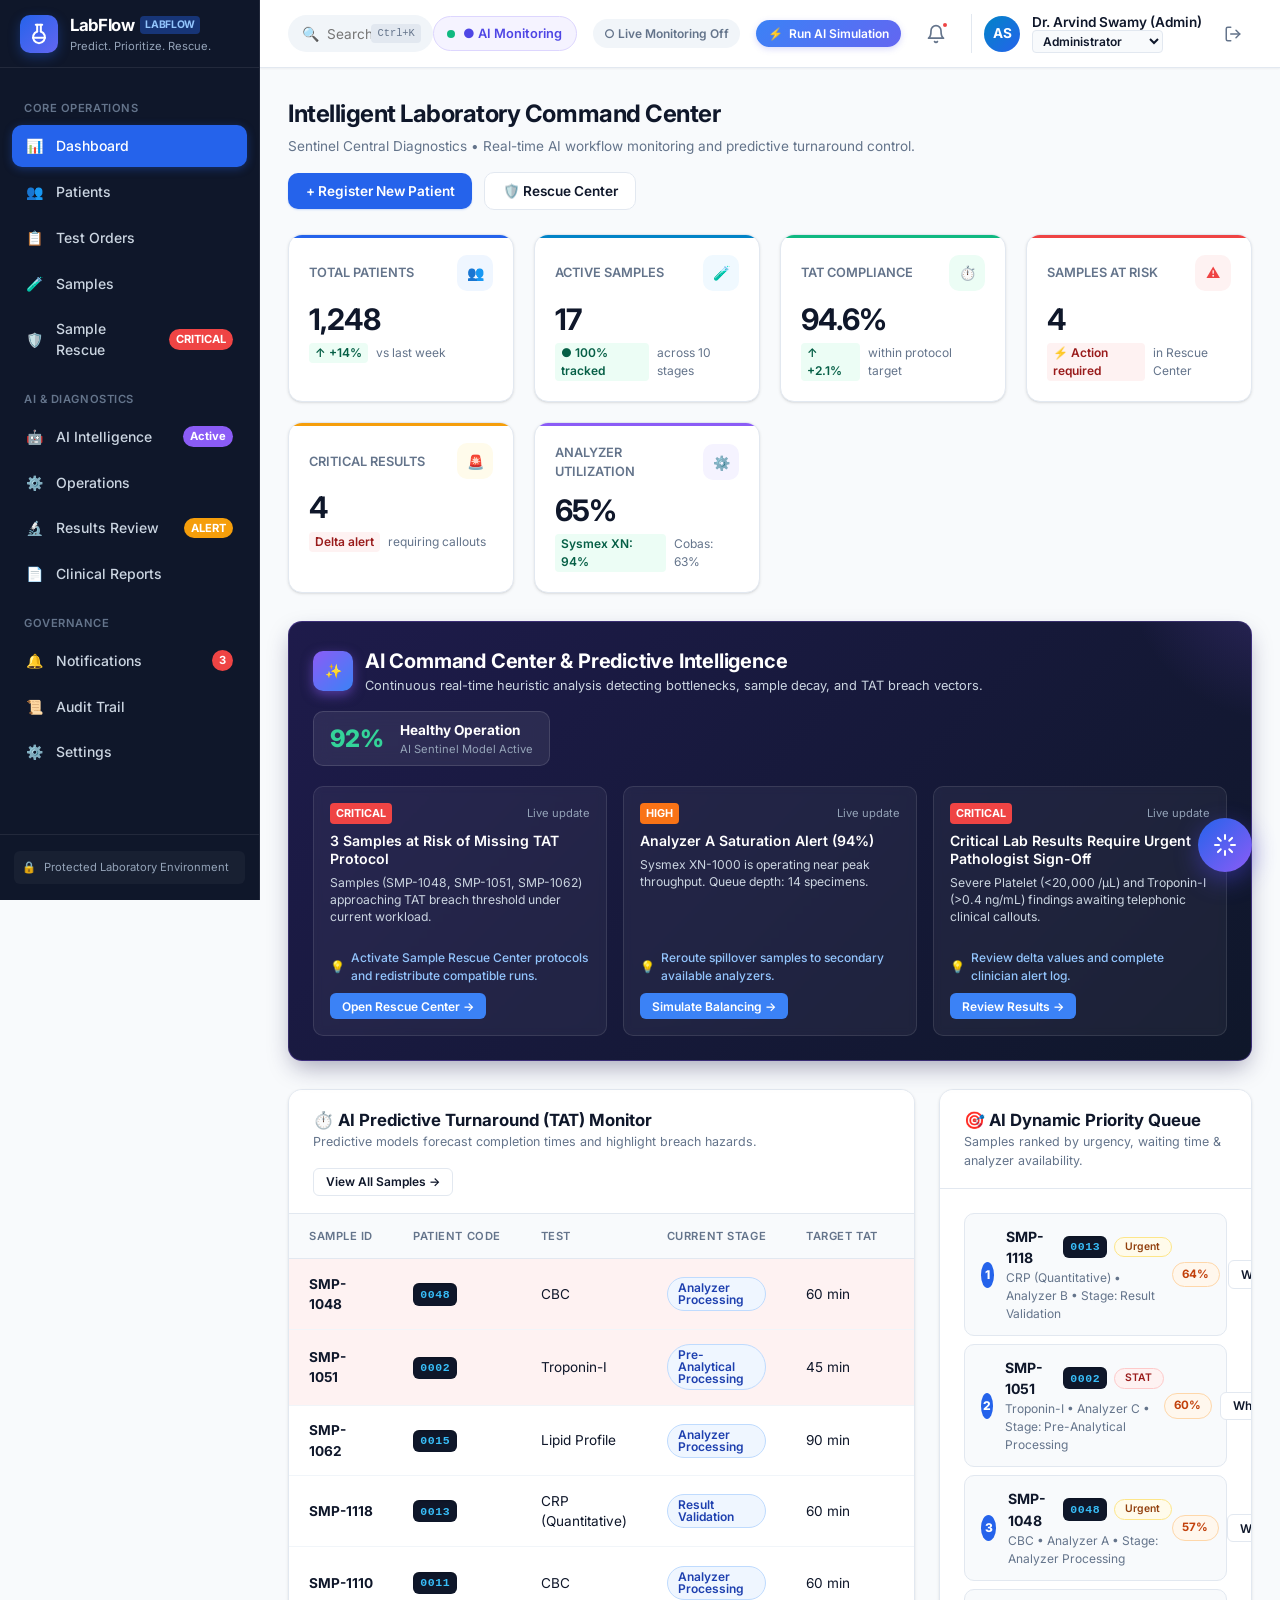
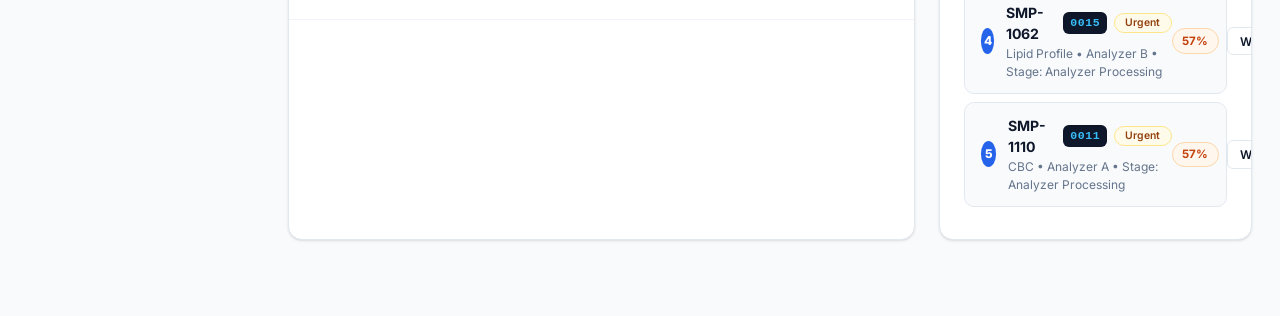
<file: index.html>
<!DOCTYPE html>
<html lang="en">

<head>
  <meta charset="UTF-8">
  <meta name="viewport" content="width=device-width, initial-scale=1.0">
  <title>LabFlow — AI-Integrated Healthcare Laboratory Management</title>

  <!-- Modern Inter Font & Stylesheets -->
  <link rel="preconnect" href="https://fonts.googleapis.com">
  <link rel="preconnect" href="https://fonts.gstatic.com" crossorigin>
  <link href="https://fonts.googleapis.com/css2?family=Inter:wght@400;500;600;700;800&display=swap" rel="stylesheet">

  <link rel="stylesheet" href="css/style.css">
  <link rel="stylesheet" href="css/components.css">
  <link rel="stylesheet" href="css/responsive.css">
</head>

<body>

  <div class="app-container">

    <!-- Mobile Overlay -->
    <div id="sidebar-overlay" class="sidebar-overlay"></div>

    <!-- Left Sidebar Navigation -->
    <aside id="sidebar" class="sidebar">
      <div class="sidebar-header">
        <div class="brand-logo">
          <svg width="22" height="22" viewBox="0 0 24 24" fill="none" stroke="currentColor" stroke-width="2.2"
            stroke-linecap="round" stroke-linejoin="round">
            <path d="M10 2v7.31"></path>
            <path d="M14 9.3V1.99"></path>
            <path d="M8.5 2h7"></path>
            <path d="M14 9.3a6.5 6.5 0 1 1-4 0"></path>
            <path d="M5.52 16h12.96"></path>
          </svg>
        </div>
        <div class="brand-info">
          <div class="brand-title">
            <span>LabFlow</span>
            <span class="brand-badge">LABFLOW</span>
          </div>
          <div class="brand-tagline">Predict. Prioritize. Rescue.</div>
        </div>
      </div>

      <nav class="sidebar-nav">
        <div class="nav-section-title">Core Operations</div>

        <a class="nav-item active" data-page="dashboard" onclick="app.navigateTo('dashboard')">
          <span class="nav-icon">📊</span>
          <span>Dashboard</span>
        </a>

        <a class="nav-item" data-page="patients" onclick="app.navigateTo('patients')">
          <span class="nav-icon">👥</span>
          <span>Patients</span>
        </a>

        <a class="nav-item" data-page="orders" onclick="app.navigateTo('orders')">
          <span class="nav-icon">📋</span>
          <span>Test Orders</span>
        </a>

        <a class="nav-item" data-page="samples" onclick="app.navigateTo('samples')">
          <span class="nav-icon">🧪</span>
          <span>Samples</span>
        </a>

        <a class="nav-item" data-page="rescue" onclick="app.navigateTo('rescue')">
          <span class="nav-icon">🛡️</span>
          <span>Sample Rescue</span>
          <span class="nav-badge danger">CRITICAL</span>
        </a>

        <div class="nav-section-title">AI & Diagnostics</div>

        <a class="nav-item" data-page="intelligence" onclick="app.navigateTo('intelligence')">
          <span class="nav-icon">🤖</span>
          <span>AI Intelligence</span>
          <span class="nav-badge purple">Active</span>
        </a>

        <a class="nav-item" data-page="operations" onclick="app.navigateTo('operations')">
          <span class="nav-icon">⚙️</span>
          <span>Operations</span>
        </a>

        <a class="nav-item" data-page="results" onclick="app.navigateTo('results')">
          <span class="nav-icon">🔬</span>
          <span>Results Review</span>
          <span class="nav-badge warning">ALERT</span>
        </a>

        <a class="nav-item" data-page="reports" onclick="app.navigateTo('reports')">
          <span class="nav-icon">📄</span>
          <span>Clinical Reports</span>
        </a>

        <div class="nav-section-title">Governance</div>

        <a class="nav-item" data-page="notifications" onclick="app.navigateTo('notifications')">
          <span class="nav-icon">🔔</span>
          <span>Notifications</span>
          <span id="sidebar-notif-badge" class="nav-badge danger" style="display: none;">3</span>
        </a>

        <a class="nav-item" data-page="audit" onclick="app.navigateTo('audit')">
          <span class="nav-icon">📜</span>
          <span>Audit Trail</span>
        </a>

        <a class="nav-item" data-page="settings" onclick="app.navigateTo('settings')">
          <span class="nav-icon">⚙️</span>
          <span>Settings</span>
        </a>
      </nav>

      <div class="sidebar-footer">
        <div class="sidebar-security-badge">
          <span>🔒</span>
          <span>Protected Laboratory Environment</span>
        </div>
      </div>
    </aside>

    <!-- Main Application Wrapper -->
    <div class="main-wrapper">

      <!-- Sticky Top Navigation Bar -->
      <header class="topbar">
        <div class="topbar-left">
          <button id="mobile-menu-btn" class="mobile-menu-btn" aria-label="Toggle Navigation">
            <svg width="22" height="22" viewBox="0 0 24 24" fill="none" stroke="currentColor" stroke-width="2">
              <line x1="3" y1="12" x2="21" y2="12"></line>
              <line x1="3" y1="6" x2="21" y2="6"></line>
              <line x1="3" y1="18" x2="21" y2="18"></line>
            </svg>
          </button>

          <!-- Global Search Container with Deep Linking -->
          <div class="global-search-container">
            <div class="search-input-wrapper">
              <span class="search-icon">🔍</span>
              <input type="text" id="global-search-input" class="global-search-input"
                placeholder="Search Patient Code (e.g. 0048), Name, Sample ID, Test..." autocomplete="off" />
              <span class="search-shortcut">Ctrl+K</span>
            </div>
            <div id="global-search-dropdown" class="search-results-dropdown"></div>
          </div>
        </div>

        <div class="topbar-right">
          <!-- AI System Status Pill -->
          <div class="ai-status-pill" onclick="app.openModal('ai-status-modal')"
            title="Click to view AI Subsystem Diagnostics">
            <span class="ai-pulse-dot"></span>
            <span>● AI Monitoring</span>
          </div>

          <!-- Live Monitoring Switch -->
          <div id="live-monitor-pill" class="live-monitor-pill" onclick="app.toggleLiveMonitoring()"
            title="Simulates real-time sample queue and time increments">
            ○ Live Monitoring Off
          </div>

          <!-- Run AI Simulation Button -->
          <button class="btn-simulation" onclick="app.runSimulation()"
            title="Triggers simulated volume spikes, updated risk scores, and alerts">
            <span>⚡</span> Run AI Simulation
          </button>

          <!-- Notification Bell -->
          <div class="icon-button" onclick="app.navigateTo('notifications')" title="Notifications">
            <svg width="20" height="20" viewBox="0 0 24 24" fill="none" stroke="currentColor" stroke-width="2"
              stroke-linecap="round" stroke-linejoin="round">
              <path d="M18 8A6 6 0 0 0 6 8c0 7-3 9-3 9h18s-3-2-3-9"></path>
              <path d="M13.73 21a2 2 0 0 1-3.46 0"></path>
            </svg>
            <span id="topbar-notif-badge" class="badge-dot" style="display: none;"></span>
          </div>

          <!-- Role-Based User Persona Switcher -->
          <div class="user-role-container">
            <div id="topbar-user-avatar" class="user-avatar">AS</div>
            <div class="user-details">
              <div id="topbar-user-name" class="user-name">Dr. Arvind Swamy</div>
              <div class="user-role">
                <select id="role-switcher-select" class="role-switcher-select"
                  onchange="app.handleRoleSwitch(this.value)">
                  <option value="admin">Administrator</option>
                  <option value="technician">Lab Technician</option>
                  <option value="pathologist">Pathologist</option>
                  <option value="doctor">Referring Doctor</option>
                  <option value="receptionist">Receptionist</option>
                </select>
              </div>
            </div>
            <button class="icon-button" onclick="window.location.href='login.html'" title="Sign Out / Switch Session">
              <svg width="18" height="18" viewBox="0 0 24 24" fill="none" stroke="currentColor" stroke-width="2"
                stroke-linecap="round" stroke-linejoin="round">
                <path d="M9 21H5a2 2 0 0 1-2-2V5a2 2 0 0 1 2-2h4"></path>
                <polyline points="16 17 21 12 16 7"></polyline>
                <line x1="21" y1="12" x2="9" y2="12"></line>
              </svg>
            </button>
          </div>
        </div>
      </header>

      <!-- Main Content Container (SPA Dynamic View Pages) -->
      <main class="content-area">

        <!-- VIEW: DASHBOARD -->
        <section id="view-dashboard" class="page-view active">
          <div class="page-header">
            <div class="page-header-left">
              <h1 class="page-title">
                <span>Intelligent Laboratory Command Center</span>
              </h1>
              <p class="page-subtitle">Sentinel Central Diagnostics &bull; Real-time AI workflow monitoring and
                predictive turnaround control.</p>
            </div>
            <div class="page-header-actions">
              <button class="btn btn-primary" onclick="app.openRegisterPatientModal()">
                + Register New Patient
              </button>
              <button class="btn btn-secondary" onclick="app.navigateTo('rescue')">
                🛡️ Rescue Center
              </button>
            </div>
          </div>

          <!-- 6 KPI Metric Cards -->
          <div class="kpi-grid">
            <div class="kpi-card primary">
              <div class="kpi-header">
                <span class="kpi-label">TOTAL PATIENTS</span>
                <div class="kpi-icon-wrap primary">👥</div>
              </div>
              <div id="kpi-total-patients" class="kpi-value">1,248</div>
              <div class="kpi-footer">
                <span class="kpi-trend up-good">↑ +14%</span>
                <span class="kpi-subtitle">vs last week</span>
              </div>
            </div>

            <div class="kpi-card accent">
              <div class="kpi-header">
                <span class="kpi-label">ACTIVE SAMPLES</span>
                <div class="kpi-icon-wrap accent">🧪</div>
              </div>
              <div id="kpi-active-samples" class="kpi-value">86</div>
              <div class="kpi-footer">
                <span class="kpi-trend up-good">● 100% tracked</span>
                <span class="kpi-subtitle">across 10 stages</span>
              </div>
            </div>

            <div class="kpi-card success">
              <div class="kpi-header">
                <span class="kpi-label">TAT COMPLIANCE</span>
                <div class="kpi-icon-wrap success">⏱️</div>
              </div>
              <div id="kpi-tat-compliance" class="kpi-value">94.6%</div>
              <div class="kpi-footer">
                <span class="kpi-trend up-good">↑ +2.1%</span>
                <span class="kpi-subtitle">within protocol target</span>
              </div>
            </div>

            <div class="kpi-card danger">
              <div class="kpi-header">
                <span class="kpi-label">SAMPLES AT RISK</span>
                <div class="kpi-icon-wrap danger">⚠️</div>
              </div>
              <div id="kpi-samples-at-risk" class="kpi-value">12</div>
              <div class="kpi-footer">
                <span class="kpi-trend up-bad">⚡ Action required</span>
                <span class="kpi-subtitle">in Rescue Center</span>
              </div>
            </div>

            <div class="kpi-card warning">
              <div class="kpi-header">
                <span class="kpi-label">CRITICAL RESULTS</span>
                <div class="kpi-icon-wrap warning">🚨</div>
              </div>
              <div id="kpi-critical-results" class="kpi-value">4</div>
              <div class="kpi-footer">
                <span class="kpi-trend up-bad">Delta alert</span>
                <span class="kpi-subtitle">requiring callouts</span>
              </div>
            </div>

            <div class="kpi-card purple">
              <div class="kpi-header">
                <span class="kpi-label">ANALYZER UTILIZATION</span>
                <div class="kpi-icon-wrap purple">⚙️</div>
              </div>
              <div id="kpi-analyzer-utilization" class="kpi-value">78%</div>
              <div class="kpi-footer">
                <span class="kpi-trend up-good">Sysmex XN: 94%</span>
                <span class="kpi-subtitle">Cobas: 63%</span>
              </div>
            </div>
          </div>

          <!-- AI Command Center Box -->
          <div class="ai-command-box">
            <div class="ai-command-header">
              <div class="ai-command-title-group">
                <div class="ai-sparkle-icon">✨</div>
                <div>
                  <div class="ai-command-headline">AI Command Center & Predictive Intelligence</div>
                  <div class="ai-command-subtext">Continuous real-time heuristic analysis detecting bottlenecks, sample
                    decay, and TAT breach vectors.</div>
                </div>
              </div>

              <!-- Health Score Gauge -->
              <div class="ai-health-meter">
                <div class="ai-health-score">92%</div>
                <div class="ai-health-label">
                  <span class="ai-health-status">Healthy Operation</span>
                  <span class="ai-health-desc">AI Sentinel Model Active</span>
                </div>
              </div>
            </div>

            <!-- Real-Time AI Alert Insights Feed -->
            <div id="dashboard-ai-insights" class="ai-insights-grid"></div>
          </div>

          <!-- Dashboard Two-Column Grid: Predictive TAT & Priority Queue -->
          <div class="dashboard-grid">
            <!-- Left: AI Predictive TAT Table -->
            <div class="card">
              <div class="card-header">
                <div>
                  <div class="card-title">⏱️ AI Predictive Turnaround (TAT) Monitor</div>
                  <div class="card-subtitle">Predictive models forecast completion times and highlight breach hazards.
                  </div>
                </div>
                <button class="btn btn-secondary btn-sm" onclick="app.navigateTo('samples')">
                  View All Samples →
                </button>
              </div>
              <div class="card-body no-padding">
                <div id="dashboard-tat-table"></div>
              </div>
            </div>

            <!-- Right: AI Priority Queue -->
            <div class="card">
              <div class="card-header">
                <div>
                  <div class="card-title">🎯 AI Dynamic Priority Queue</div>
                  <div class="card-subtitle">Samples ranked by urgency, waiting time & analyzer availability.</div>
                </div>
              </div>
              <div class="card-body">
                <div id="dashboard-priority-queue"></div>
              </div>
            </div>
          </div>
        </section>

        <!-- VIEW: PATIENTS -->
        <section id="view-patients" class="page-view">
          <div class="page-header">
            <div class="page-header-left">
              <h1 class="page-title">👥 Patient Management</h1>
              <p class="page-subtitle">Unique short 4-digit Patient Codes (e.g. 0048, 0049). Zero QR/Barcodes.</p>
            </div>
            <div class="page-header-actions">
              <button class="btn btn-primary" onclick="app.openRegisterPatientModal()">
                + Register New Patient
              </button>
            </div>
          </div>

          <div class="card">
            <div class="table-toolbar">
              <div class="filter-group">
                <input type="text" class="search-field" placeholder="Search by Code (e.g. 0048) or Name..."
                  oninput="patientManager.renderPatientList('patients-table-container', this.value)" />
              </div>
              <div style="font-size: 0.8rem; color: var(--text-muted);">
                All patients receive auto-incrementing 4-digit codes.
              </div>
            </div>
            <div class="card-body no-padding">
              <div id="patients-table-container"></div>
            </div>
          </div>
        </section>

        <!-- VIEW: PATIENT PROFILE -->
        <section id="view-patient-profile" class="page-view">
          <div id="patient-profile-container"></div>
        </section>

        <!-- VIEW: TEST ORDERS -->
        <section id="view-orders" class="page-view">
          <div class="page-header">
            <div class="page-header-left">
              <h1 class="page-title">📋 Test Order Management</h1>
              <p class="page-subtitle">Clinical test requisition linked to patient codes with STAT/Urgent
                prioritization.</p>
            </div>
            <div class="page-header-actions">
              <button class="btn btn-primary" onclick="app.openNewOrderModal()">
                + Create Test Order
              </button>
            </div>
          </div>

          <div class="card">
            <div class="card-body no-padding">
              <div id="orders-table-container"></div>
            </div>
          </div>
        </section>

        <!-- VIEW: SAMPLES -->
        <section id="view-samples" class="page-view">
          <div class="page-header">
            <div class="page-header-left">
              <h1 class="page-title">🧪 Sample Management & 10-Stage Journey</h1>
              <p class="page-subtitle">Complete sample lifecycle tracking from Registration to Patient Notification.</p>
            </div>
            <div class="page-header-actions">
              <button class="btn btn-secondary" onclick="app.navigateTo('rescue')">
                🛡️ Open Rescue Center
              </button>
            </div>
          </div>

          <div class="card">
            <div class="table-toolbar">
              <div class="filter-group">
                <input type="text" class="search-field" placeholder="Search Sample ID, Code, Test..."
                  oninput="sampleManager.renderSampleList('samples-table-container', { search: this.value })" />
                <select class="filter-select"
                  onchange="sampleManager.renderSampleList('samples-table-container', { risk: this.value })">
                  <option value="all">All Risk Levels</option>
                  <option value="critical">Critical Risk</option>
                  <option value="high">High Risk</option>
                  <option value="moderate">Moderate Risk</option>
                  <option value="low">Low Risk</option>
                </select>
                <select class="filter-select"
                  onchange="sampleManager.renderSampleList('samples-table-container', { priority: this.value })">
                  <option value="all">All Priorities</option>
                  <option value="stat">STAT Priority</option>
                  <option value="urgent">Urgent</option>
                  <option value="normal">Normal</option>
                </select>
              </div>
            </div>
            <div class="card-body no-padding">
              <div id="samples-table-container"></div>
            </div>
          </div>
        </section>

        <!-- VIEW: SAMPLE RESCUE CENTER -->
        <section id="view-rescue" class="page-view">
          <div class="page-header">
            <div class="page-header-left">
              <h1 class="page-title">
                <span>🛡️ Sample Rescue Center</span>
              </h1>
              <p class="page-subtitle">AI-identified specimens at risk of breaching turnaround protocol with recommended
                rescue interventions.</p>
            </div>
            <div class="page-header-actions">
              <button class="btn btn-primary" onclick="operationsManager.rebalanceWorkload()">
                ⚡ Rebalance Analyzers
              </button>
            </div>
          </div>

          <div id="rescue-cards-container"></div>
        </section>

        <!-- VIEW: AI INTELLIGENCE -->
        <section id="view-intelligence" class="page-view">
          <div class="page-header">
            <div class="page-header-left">
              <h1 class="page-title">🤖 AI Intelligence & Risk Engine</h1>
              <p class="page-subtitle">Deep heuristic reasoning, confidence metrics, and multi-factor queue
                optimization.</p>
            </div>
          </div>

          <div id="intelligence-view-container"></div>
        </section>

        <!-- VIEW: OPERATIONS -->
        <section id="view-operations" class="page-view">
          <div class="page-header">
            <div class="page-header-left">
              <h1 class="page-title">⚙️ Operations Center & What-If Simulator</h1>
              <p class="page-subtitle">Live automated analyzer utilization, capacity forecasting, and operational
                stress-testing.</p>
            </div>
            <div class="page-header-actions">
              <button class="btn btn-primary" onclick="operationsManager.rebalanceWorkload()">
                ⚖️ Balance Analyzer Workload
              </button>
            </div>
          </div>

          <!-- Analyzer Instrument Monitor Cards -->
          <h3 style="font-size: 1.1rem; font-weight: 700; color: var(--text-main); margin-bottom: 1rem;">
            Automated Instrumentation Status
          </h3>
          <div id="analyzers-grid-container" class="analyzer-grid"></div>

          <!-- What-If Simulator -->
          <div id="what-if-container"></div>
        </section>

        <!-- VIEW: RESULTS REVIEW -->
        <section id="view-results" class="page-view">
          <div class="page-header">
            <div class="page-header-left">
              <h1 class="page-title">🔬 Results Management & AI Anomaly Detection</h1>
              <p class="page-subtitle">Clinical findings validation, delta checks, and non-diagnostic heuristic flags.
              </p>
            </div>
          </div>

          <div class="card">
            <div class="table-toolbar">
              <div class="filter-group">
                <button class="btn btn-secondary btn-sm result-tab-btn active" data-tab="all"
                  onclick="app.setResultsTab('all')">
                  All Results
                </button>
                <button class="btn btn-secondary btn-sm result-tab-btn" data-tab="critical"
                  onclick="app.setResultsTab('critical')">
                  🚨 Critical Alerts
                </button>
                <button class="btn btn-secondary btn-sm result-tab-btn" data-tab="pending"
                  onclick="app.setResultsTab('pending')">
                  Pending Review
                </button>
                <button class="btn btn-secondary btn-sm result-tab-btn" data-tab="reviewed"
                  onclick="app.setResultsTab('reviewed')">
                  Reviewed & Verified
                </button>
              </div>
            </div>
            <div class="card-body no-padding">
              <div id="results-table-container"></div>
            </div>
          </div>
        </section>

        <!-- VIEW: REPORTS -->
        <section id="view-reports" class="page-view">
          <div class="page-header">
            <div class="page-header-left">
              <h1 class="page-title">📄 Clinical Diagnostic Reports</h1>
              <p class="page-subtitle">Standardized laboratory reporting with AI technical summary draft assistance.</p>
            </div>
          </div>

          <div class="card">
            <div class="card-body no-padding">
              <div id="reports-list-container"></div>
            </div>
          </div>
        </section>

        <!-- VIEW: REPORT PREVIEW -->
        <section id="view-report-preview" class="page-view">
          <div id="report-preview-container"></div>
        </section>

        <!-- VIEW: NOTIFICATIONS -->
        <section id="view-notifications" class="page-view">
          <div class="page-header">
            <div class="page-header-left">
              <h1 class="page-title">🔔 Operational & Clinical Notifications</h1>
              <p class="page-subtitle">Centralized alerts for critical values, TAT warnings, and analyzer bottlenecks.
              </p>
            </div>
          </div>

          <div id="notifications-view-container"></div>
        </section>

        <!-- VIEW: AUDIT TRAIL -->
        <section id="view-audit" class="page-view">
          <div class="page-header">
            <div class="page-header-left">
              <h1 class="page-title">📜 Tamper-Evident Operational Audit Trail</h1>
              <p class="page-subtitle">Immutable log of clinical sign-offs, rescue approvals, and workflow state
                transitions.</p>
            </div>
          </div>

          <div class="card">
            <div class="table-toolbar">
              <input type="text" class="search-field" placeholder="Search user, action, sample..."
                oninput="app.renderAuditTrail(this.value)" />
            </div>
            <div class="card-body no-padding">
              <div id="audit-table-container"></div>
            </div>
          </div>
        </section>

        <!-- VIEW: SETTINGS -->
        <section id="view-settings" class="page-view">
          <div class="page-header">
            <div class="page-header-left">
              <h1 class="page-title">⚙️ System Configuration</h1>
              <p class="page-subtitle">Laboratory parameters, TAT thresholds, and AI heuristic toggles.</p>
            </div>
          </div>

          <div id="settings-view-container"></div>
        </section>

      </main>
    </div>
  </div>

  <!-- ==========================================================================
     MODALS & FLOATING CONTROLS
     ========================================================================== -->

  <!-- Register Patient Modal -->
  <div id="register-patient-modal" class="modal-backdrop">
    <div class="modal-container" style="max-width: 580px;">
      <div class="modal-header">
        <div class="modal-title">
          <span>👥</span> Register New Patient
        </div>
        <button class="modal-close-btn" onclick="app.closeModal('register-patient-modal')">&times;</button>
      </div>
      <form onsubmit="app.handlePatientRegistration(event)">
        <div class="modal-body">
          <div class="form-group"
            style="background: #f8fafc; border: 1px dashed var(--primary); padding: 0.75rem 1rem; border-radius: var(--radius-md); margin-bottom: 1.25rem;">
            <label class="form-label" style="color: var(--primary);">Automatically Generated Patient Code</label>
            <div style="display: flex; align-items: center; gap: 0.75rem;">
              <input type="text" id="new-patient-code-preview" class="form-control"
                style="font-family: var(--font-mono); font-weight: 800; font-size: 1.2rem; color: #0284c7; width: 140px;"
                readonly />
              <span style="font-size: 0.75rem; color: var(--text-muted);">Unique 4-digit code. Zero barcodes
                needed.</span>
            </div>
          </div>

          <div class="form-group">
            <label class="form-label">Full Patient Name *</label>
            <input type="text" name="patientName" class="form-control" placeholder="e.g. Rahul Sharma" required />
          </div>

          <div class="form-row">
            <div class="form-group">
              <label class="form-label">Age *</label>
              <input type="number" name="patientAge" class="form-control" placeholder="e.g. 42" min="1" max="120"
                required />
            </div>
            <div class="form-group">
              <label class="form-label">Gender *</label>
              <select name="patientGender" class="form-control" required>
                <option value="Male">Male</option>
                <option value="Female">Female</option>
                <option value="Other">Other</option>
              </select>
            </div>
          </div>

          <div class="form-row">
            <div class="form-group">
              <label class="form-label">Phone Number *</label>
              <input type="tel" name="patientPhone" class="form-control" placeholder="+91 98765 43210" required />
            </div>
            <div class="form-group">
              <label class="form-label">Email Address</label>
              <input type="email" name="patientEmail" class="form-control" placeholder="patient@example.com" />
            </div>
          </div>

          <div class="form-group">
            <label class="form-label">Referring Clinician / Doctor</label>
            <input type="text" name="patientDoctor" class="form-control" placeholder="Dr. Arvind Swamy" />
          </div>

          <div class="form-group">
            <label class="form-label">Residential Address</label>
            <input type="text" name="patientAddress" class="form-control" placeholder="City address" />
          </div>
        </div>
        <div class="modal-footer">
          <button type="button" class="btn btn-secondary"
            onclick="app.closeModal('register-patient-modal')">Cancel</button>
          <button type="submit" class="btn btn-primary">Complete Registration & Generate Code</button>
        </div>
      </form>
    </div>
  </div>

  <!-- Create Test Order Modal -->
  <div id="create-order-modal" class="modal-backdrop">
    <div class="modal-container" style="max-width: 540px;">
      <div class="modal-header">
        <div class="modal-title">
          <span>📋</span> Create Laboratory Test Order
        </div>
        <button class="modal-close-btn" onclick="app.closeModal('create-order-modal')">&times;</button>
      </div>
      <form onsubmit="app.handleCreateOrder(event)">
        <div class="modal-body">
          <div class="form-group">
            <label class="form-label">Select Patient (By 4-Digit Code)</label>
            <select id="order-patient-code-select" name="orderPatientCode" class="form-control" required></select>
          </div>

          <div class="form-group">
            <label class="form-label">Diagnostic Test / Panel</label>
            <select name="orderTestName" class="form-control" required>
              <option value="CBC">Complete Blood Count (CBC)</option>
              <option value="Lipid Profile">Lipid Profile</option>
              <option value="Liver Function Test">Liver Function Test (LFT)</option>
              <option value="Kidney Function Test">Kidney Function Test (KFT)</option>
              <option value="HbA1c">HbA1c (Glycated Hemoglobin)</option>
              <option value="Thyroid Profile">Thyroid Profile (T3, T4, TSH)</option>
              <option value="Troponin-I">Troponin-I (High Sensitivity)</option>
              <option value="Vitamin D">Vitamin D (25-OH)</option>
              <option value="CRP">CRP (Quantitative)</option>
              <option value="Blood Glucose">Blood Glucose (F/PP)</option>
            </select>
          </div>

          <div class="form-row">
            <div class="form-group">
              <label class="form-label">Priority Level</label>
              <select name="orderPriority" class="form-control" required>
                <option value="Normal">Normal (Standard Batch)</option>
                <option value="Urgent">Urgent (Expedited)</option>
                <option value="STAT">STAT (Emergency Cardiac/Trauma)</option>
              </select>
            </div>
            <div class="form-group">
              <label class="form-label">Ordering Doctor</label>
              <input type="text" name="orderDoctor" class="form-control" placeholder="Dr. Arvind Swamy" />
            </div>
          </div>
        </div>
        <div class="modal-footer">
          <button type="button" class="btn btn-secondary" onclick="app.closeModal('create-order-modal')">Cancel</button>
          <button type="submit" class="btn btn-primary">Create Order & Accession Sample</button>
        </div>
      </form>
    </div>
  </div>

  <!-- Sample Details & 10-Stage Journey Modal -->
  <div id="sample-details-modal" class="modal-backdrop">
    <div class="modal-container">
      <div class="modal-header">
        <div id="sample-details-modal-title" class="modal-title">Sample Digital Journey</div>
        <button class="modal-close-btn" onclick="app.closeModal('sample-details-modal')">&times;</button>
      </div>
      <div id="sample-details-modal-body" class="modal-body"></div>
      <div class="modal-footer">
        <button class="btn btn-secondary" onclick="app.closeModal('sample-details-modal')">Close</button>
        <button class="btn btn-primary" onclick="app.advanceCurrentSampleStage()">
          Advance to Next Workflow Stage →
        </button>
      </div>
    </div>
  </div>

  <!-- Why Prioritized Explainability Modal -->
  <div id="why-prioritized-modal" class="modal-backdrop">
    <div class="modal-container" style="max-width: 540px;">
      <div class="modal-header">
        <div class="modal-title">
          <span>✨</span> AI Explainability Breakdown
        </div>
        <button class="modal-close-btn" onclick="app.closeModal('why-prioritized-modal')">&times;</button>
      </div>
      <div id="why-prioritized-modal-body" class="modal-body"></div>
      <div class="modal-footer">
        <button class="btn btn-secondary" onclick="app.closeModal('why-prioritized-modal')">Close</button>
      </div>
    </div>
  </div>

  <!-- Non-Diagnostic AI Anomaly Modal -->
  <div id="anomaly-modal" class="modal-backdrop">
    <div class="modal-container" style="max-width: 620px;">
      <div class="modal-header">
        <div class="modal-title">
          <span>⚠️</span> Non-Diagnostic AI Result Anomaly
        </div>
        <button class="modal-close-btn" onclick="app.closeModal('anomaly-modal')">&times;</button>
      </div>
      <div id="anomaly-modal-body" class="modal-body"></div>
    </div>
  </div>

  <!-- Reassign Analyzer Modal -->
  <div id="reassign-modal" class="modal-backdrop">
    <div class="modal-container" style="max-width: 440px;">
      <div class="modal-header">
        <div class="modal-title">Reassign Analyzer</div>
        <button class="modal-close-btn" onclick="app.closeModal('reassign-modal')">&times;</button>
      </div>
      <div class="modal-body">
        <p style="font-size: 0.85rem; color: var(--text-muted); margin-bottom: 1rem;">
          Select an alternate available analyzer instrument to balance workload:
        </p>
        <div class="form-group">
          <label class="form-label">Target Analyzer</label>
          <select id="reassign-analyzer-select" class="form-control">
            <option value="Analyzer B">Analyzer B — Roche Cobas c501 (Available 63%)</option>
            <option value="Analyzer C">Analyzer C — Abbott Architect i2000SR (Available 38%)</option>
            <option value="Analyzer A">Analyzer A — Sysmex XN-1000 (Hematology 94%)</option>
          </select>
        </div>
      </div>
      <div class="modal-footer">
        <button class="btn btn-secondary" onclick="app.closeModal('reassign-modal')">Cancel</button>
        <button class="btn btn-primary" onclick="app.submitReassignAnalyzer()">Confirm Reassignment</button>
      </div>
    </div>
  </div>

  <!-- AI Subsystems Status Modal -->
  <div id="ai-status-modal" class="modal-backdrop">
    <div class="modal-container" style="max-width: 500px;">
      <div class="modal-header">
        <div class="modal-title">
          <span>🤖</span> AI Sentinel Subsystems Status
        </div>
        <button class="modal-close-btn" onclick="app.closeModal('ai-status-modal')">&times;</button>
      </div>
      <div class="modal-body" style="display: flex; flex-direction: column; gap: 0.75rem; font-size: 0.85rem;">
        <div
          style="display: flex; justify-content: space-between; align-items: center; padding: 0.5rem; background: #f8fafc; border-radius: var(--radius-sm);">
          <div><strong>Predictive TAT Model:</strong> Forecasts elapsed vs target turnaround</div>
          <span class="badge badge-success">● Active</span>
        </div>
        <div
          style="display: flex; justify-content: space-between; align-items: center; padding: 0.5rem; background: #f8fafc; border-radius: var(--radius-sm);">
          <div><strong>Sample Risk Engine:</strong> Multi-factor mathematical risk scoring</div>
          <span class="badge badge-success">● Active</span>
        </div>
        <div
          style="display: flex; justify-content: space-between; align-items: center; padding: 0.5rem; background: #f8fafc; border-radius: var(--radius-sm);">
          <div><strong>Non-Diagnostic Anomaly Detection:</strong> Delta checks & extremes</div>
          <span class="badge badge-success">● Active</span>
        </div>
        <div
          style="display: flex; justify-content: space-between; align-items: center; padding: 0.5rem; background: #f8fafc; border-radius: var(--radius-sm);">
          <div><strong>Operational Intelligence:</strong> Analyzer queue bottlenecks</div>
          <span class="badge badge-success">● Active</span>
        </div>
        <div
          style="display: flex; justify-content: space-between; align-items: center; padding: 0.5rem; background: #f8fafc; border-radius: var(--radius-sm);">
          <div><strong>AI Assistant:</strong> Real-time conversational operational queries</div>
          <span class="badge badge-success">● Active</span>
        </div>
      </div>
      <div class="modal-footer">
        <button class="btn btn-secondary" onclick="app.closeModal('ai-status-modal')">Close</button>
      </div>
    </div>
  </div>

  <!-- Floating LabFlow AI Chat Assistant Trigger -->
  <div class="ai-floating-trigger" onclick="app.toggleAiChat()" title="LabFlow AI Operational Assistant">
    <svg width="24" height="24" viewBox="0 0 24 24" fill="none" stroke="currentColor" stroke-width="2"
      stroke-linecap="round" stroke-linejoin="round">
      <path d="M12 2v4"></path>
      <path d="M12 18v4"></path>
      <path d="M4.93 4.93l2.83 2.83"></path>
      <path d="M16.24 16.24l2.83 2.83"></path>
      <path d="M2 12h4"></path>
      <path d="M18 12h4"></path>
      <path d="M4.93 19.07l2.83-2.83"></path>
      <path d="M16.24 7.76l2.83-2.83"></path>
    </svg>
  </div>

  <!-- Floating AI Chat Slide-Over Drawer -->
  <div id="ai-chat-drawer" class="ai-chat-drawer">
    <div class="ai-chat-header">
      <div class="ai-chat-title">
        <span>✨</span> LabFlow AI Assistant
      </div>
      <button onclick="app.toggleAiChat()" style="color: white; font-size: 1.2rem;">&times;</button>
    </div>

    <div id="ai-chat-messages" class="ai-chat-messages">
      <div class="ai-msg assistant">
        Hello! I am <strong>LabFlow AI</strong>, your laboratory operations assistant. Ask me about at-risk samples,
        analyzer bottlenecks, or pending critical results.
      </div>
    </div>

    <!-- Quick Query Chips -->
    <div class="ai-quick-chips">
      <button class="chip-btn" onclick="app.sendAiChatMessage('Which samples are at risk?')">At-Risk Samples</button>
      <button class="chip-btn" onclick="app.sendAiChatMessage('Why is Analyzer A overloaded?')">Analyzer A
        Overload?</button>
      <button class="chip-btn" onclick="app.sendAiChatMessage('Show critical pending results.')">Critical
        Results</button>
      <button class="chip-btn" onclick="app.sendAiChatMessage('Which samples should be prioritized?')">Prioritized
        Samples</button>
      <button class="chip-btn" onclick="app.sendAiChatMessage('Summarize today\'s laboratory workload.')">Today's
        Summary</button>
    </div>

    <div class="ai-chat-input-row">
      <input type="text" id="ai-chat-input" class="ai-chat-input" placeholder="Ask LabFlow AI a question..."
        onkeydown="if(event.key==='Enter') app.sendAiChatMessage()" />
      <button class="btn btn-primary btn-sm" onclick="app.sendAiChatMessage()">Send</button>
    </div>
  </div>

  <!-- Reusable Toast Notification Container -->
  <div id="toast-container" class="toast-container"></div>

  <!-- Core Modular JavaScript Scripts -->
  <script src="js/data.js"></script>
  <script src="js/aiService.js"></script>
  <script src="js/auth.js"></script>
  <script src="js/patients.js"></script>
  <script src="js/samples.js"></script>
  <script src="js/rescue.js"></script>
  <script src="js/operations.js"></script>
  <script src="js/results.js"></script>
  <script src="js/reports.js"></script>
  <script src="js/notifications.js"></script>
  <script src="js/audit.js"></script>
  <script src="js/app.js"></script>

</body>

</html>
</file>
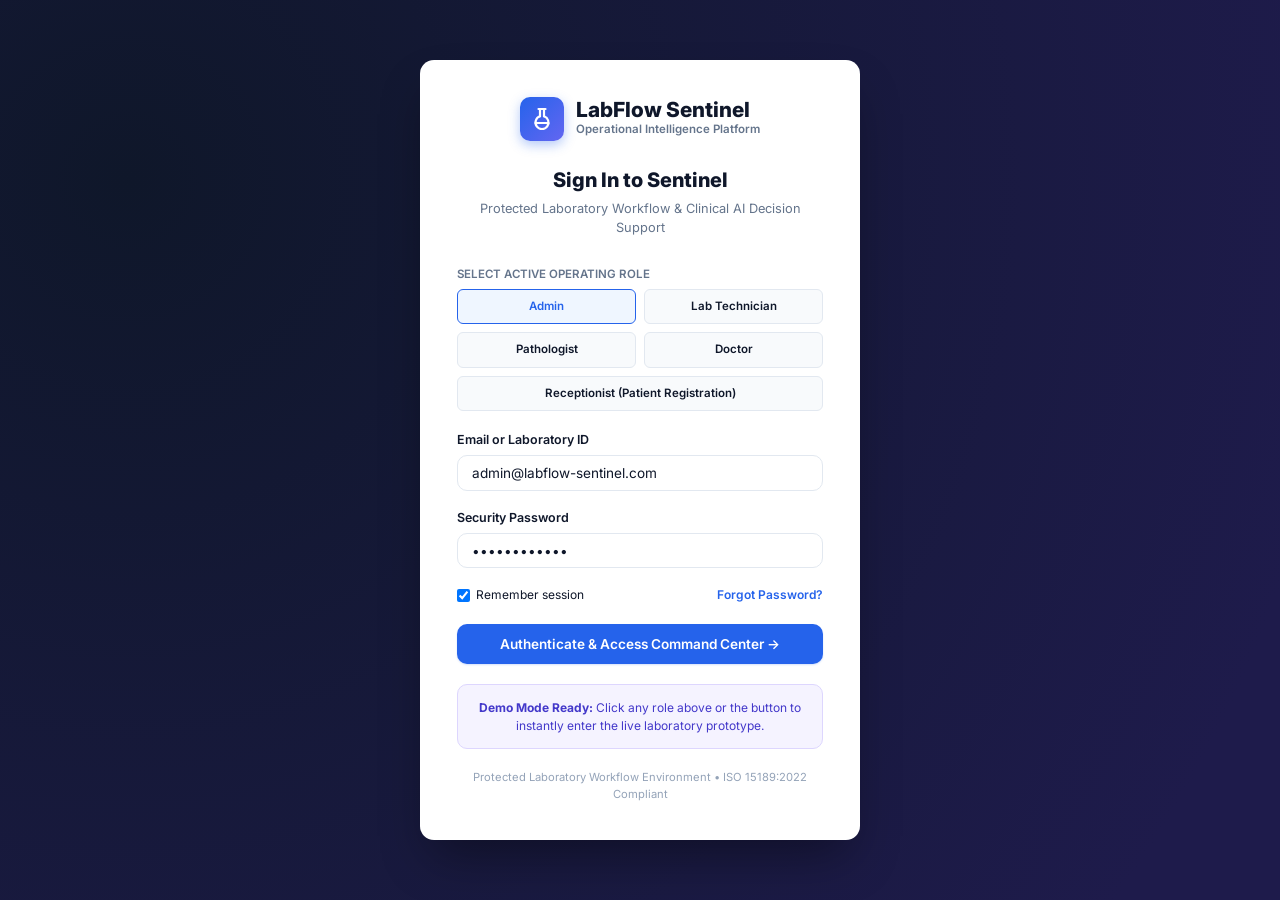
<file: login.html>
<!DOCTYPE html>
<html lang="en">
<head>
  <meta charset="UTF-8">
  <meta name="viewport" content="width=device-width, initial-scale=1.0">
  <title>Login — LabFlow Sentinel Healthcare Platform</title>
  
  <link rel="preconnect" href="https://fonts.googleapis.com">
  <link rel="preconnect" href="https://fonts.gstatic.com" crossorigin>
  <link href="https://fonts.googleapis.com/css2?family=Inter:wght@400;500;600;700;800&display=swap" rel="stylesheet">
  
  <link rel="stylesheet" href="css/style.css">
  <link rel="stylesheet" href="css/components.css">
  
  <style>
    body {
      min-height: 100vh;
      display: flex;
      align-items: center;
      justify-content: center;
      background: radial-gradient(circle at 10% 20%, #0f172a 0%, #1e1b4b 90%);
      padding: 1.5rem;
      color: var(--text-main);
    }
    
    .login-box {
      width: 100%;
      max-width: 440px;
      background: #ffffff;
      border-radius: var(--radius-lg);
      box-shadow: 0 25px 50px -12px rgba(0, 0, 0, 0.4);
      padding: 2.25rem;
      border: 1px solid rgba(255, 255, 255, 0.1);
    }

    .login-brand {
      display: flex;
      align-items: center;
      gap: 0.75rem;
      margin-bottom: 1.5rem;
      justify-content: center;
    }

    .login-headline {
      font-size: 1.25rem;
      font-weight: 800;
      color: #0f172a;
      text-align: center;
      margin-bottom: 0.25rem;
    }

    .login-subhead {
      font-size: 0.8rem;
      color: #64748b;
      text-align: center;
      margin-bottom: 1.75rem;
    }

    .role-pills {
      display: grid;
      grid-template-columns: 1fr 1fr;
      gap: 0.5rem;
      margin-bottom: 1.25rem;
    }

    .role-pill-btn {
      padding: 0.5rem;
      border: 1px solid var(--border-color);
      border-radius: var(--radius-sm);
      font-size: 0.72rem;
      font-weight: 600;
      text-align: center;
      cursor: pointer;
      background: #f8fafc;
      transition: all var(--transition-fast);
      color: var(--text-main);
    }

    .role-pill-btn:hover {
      background: #f1f5f9;
      border-color: var(--primary);
    }

    .role-pill-btn.active {
      background: var(--primary-light);
      border-color: var(--primary);
      color: var(--primary);
    }

    .demo-login-box {
      background: #f5f3ff;
      border: 1px solid var(--ai-purple-border);
      border-radius: var(--radius-md);
      padding: 0.85rem;
      margin-top: 1.25rem;
      font-size: 0.75rem;
      text-align: center;
      color: #4338ca;
    }
  </style>
</head>
<body>

<div class="login-box">
  <div class="login-brand">
    <div class="brand-logo" style="width: 44px; height: 44px;">
      <svg width="24" height="24" viewBox="0 0 24 24" fill="none" stroke="currentColor" stroke-width="2.2" stroke-linecap="round" stroke-linejoin="round">
        <path d="M10 2v7.31"></path>
        <path d="M14 9.3V1.99"></path>
        <path d="M8.5 2h7"></path>
        <path d="M14 9.3a6.5 6.5 0 1 1-4 0"></path>
        <path d="M5.52 16h12.96"></path>
      </svg>
    </div>
    <div>
      <div style="font-size: 1.3rem; font-weight: 800; color: #0f172a; line-height: 1;">LabFlow Sentinel</div>
      <div style="font-size: 0.72rem; color: #64748b; font-weight: 600;">Operational Intelligence Platform</div>
    </div>
  </div>

  <div class="login-headline">Sign In to Sentinel</div>
  <div class="login-subhead">Protected Laboratory Workflow & Clinical AI Decision Support</div>

  <!-- Role Selection Pills -->
  <label class="form-label" style="font-size: 0.72rem; text-transform: uppercase; color: #64748b; margin-bottom: 0.4rem;">
    Select Active Operating Role
  </label>
  <div class="role-pills">
    <div class="role-pill-btn active" onclick="selectRole('admin', this)">Admin</div>
    <div class="role-pill-btn" onclick="selectRole('technician', this)">Lab Technician</div>
    <div class="role-pill-btn" onclick="selectRole('pathologist', this)">Pathologist</div>
    <div class="role-pill-btn" onclick="selectRole('doctor', this)">Doctor</div>
    <div class="role-pill-btn" style="grid-column: span 2;" onclick="selectRole('receptionist', this)">Receptionist (Patient Registration)</div>
  </div>

  <form onsubmit="handleLogin(event)">
    <div class="form-group">
      <label class="form-label">Email or Laboratory ID</label>
      <input type="text" id="login-email" class="form-control" value="admin@labflow-sentinel.com" required />
    </div>

    <div class="form-group">
      <label class="form-label">Security Password</label>
      <input type="password" id="login-password" class="form-control" value="••••••••••••" required />
    </div>

    <div style="display: flex; justify-content: space-between; align-items: center; font-size: 0.75rem; margin-bottom: 1.25rem;">
      <label style="display: flex; align-items: center; gap: 0.4rem; cursor: pointer;">
        <input type="checkbox" checked /> Remember session
      </label>
      <a href="#" onclick="alert('Demo reset instructions dispatched.'); return false;" style="color: var(--primary); font-weight: 600;">Forgot Password?</a>
    </div>

    <button type="submit" class="btn btn-primary" style="width: 100%; padding: 0.75rem;">
      Authenticate & Access Command Center →
    </button>
  </form>

  <div class="demo-login-box">
    <strong>Demo Mode Ready:</strong> Click any role above or the button to instantly enter the live laboratory prototype.
  </div>

  <div style="text-align: center; margin-top: 1.25rem; font-size: 0.7rem; color: #94a3b8;">
    Protected Laboratory Workflow Environment &bull; ISO 15189:2022 Compliant
  </div>
</div>

<script src="js/auth.js"></script>
<script>
  let selectedRoleId = 'admin';

  function selectRole(roleId, el) {
    selectedRoleId = roleId;
    document.querySelectorAll('.role-pill-btn').forEach(btn => btn.classList.remove('active'));
    if (el) el.classList.add('active');

    const emailInput = document.getElementById('login-email');
    if (emailInput && ROLES[roleId.toUpperCase()]) {
      emailInput.value = ROLES[roleId.toUpperCase()].email;
    }
  }

  function handleLogin(e) {
    e.preventDefault();
    auth.switchRole(selectedRoleId);
    window.location.href = 'index.html';
  }
</script>

</body>
</html>
</file>
<file: css/style.css>
/* ==========================================================================
   LabFlow Sentinel — Core Healthcare SaaS Design System
   "Predict. Prioritize. Rescue. Deliver."
   ========================================================================== */

:root {
  /* Brand Palette */
  --primary: #2563eb;
  --primary-hover: #1d4ed8;
  --primary-light: #eff6ff;
  --primary-border: #bfdbfe;
  
  --secondary: #4f46e5;
  --secondary-light: #eef2ff;
  
  --accent: #0284c7;
  --accent-light: #f0f9ff;
  
  /* Status Colors */
  --success: #10b981;
  --success-light: #ecfdf5;
  --success-border: #a7f3d0;
  
  --warning: #f59e0b;
  --warning-light: #fffbeb;
  --warning-border: #fde68a;
  
  --danger: #ef4444;
  --danger-light: #fef2f2;
  --danger-border: #fecaca;
  
  --critical: #dc2626;
  --critical-light: #fee2e2;
  --critical-border: #fca5a5;
  
  --ai-purple: #8b5cf6;
  --ai-purple-light: #f5f3ff;
  --ai-purple-border: #ddd6fe;

  /* Neutral Surface & Typography */
  --bg-app: #f8fafc;
  --bg-surface: #ffffff;
  --bg-sidebar: #0f172a;
  --bg-sidebar-hover: #1e293b;
  --bg-sidebar-active: #2563eb;
  
  --text-main: #0f172a;
  --text-muted: #64748b;
  --text-light: #94a3b8;
  --text-on-dark: #f8fafc;
  --text-on-dark-muted: #94a3b8;
  
  --border-color: #e2e8f0;
  --border-subtle: #f1f5f9;
  
  /* Shadows */
  --shadow-xs: 0 1px 2px 0 rgba(0, 0, 0, 0.05);
  --shadow-sm: 0 1px 3px 0 rgba(0, 0, 0, 0.1), 0 1px 2px -1px rgba(0, 0, 0, 0.1);
  --shadow-md: 0 4px 6px -1px rgba(0, 0, 0, 0.08), 0 2px 4px -2px rgba(0, 0, 0, 0.05);
  --shadow-lg: 0 10px 15px -3px rgba(0, 0, 0, 0.08), 0 4px 6px -4px rgba(0, 0, 0, 0.04);
  --shadow-xl: 0 20px 25px -5px rgba(0, 0, 0, 0.1), 0 8px 10px -6px rgba(0, 0, 0, 0.04);
  
  /* Transitions */
  --transition-fast: 150ms cubic-bezier(0.4, 0, 0.2, 1);
  --transition-normal: 250ms cubic-bezier(0.4, 0, 0.2, 1);
  
  /* Geometry */
  --sidebar-width: 260px;
  --topbar-height: 68px;
  --radius-sm: 6px;
  --radius-md: 10px;
  --radius-lg: 14px;
  --radius-full: 9999px;
  
  /* Font Families */
  --font-sans: 'Inter', -apple-system, BlinkMacSystemFont, "Segoe UI", Roboto, "Helvetica Neue", Arial, sans-serif;
  --font-mono: ui-monospace, SFMono-Regular, Menlo, Monaco, Consolas, monospace;
}

/* Base Styles */
* {
  box-sizing: border-box;
  margin: 0;
  padding: 0;
}

body {
  font-family: var(--font-sans);
  background-color: var(--bg-app);
  color: var(--text-main);
  font-size: 14px;
  line-height: 1.5;
  -webkit-font-smoothing: antialiased;
  -moz-osx-font-smoothing: grayscale;
  overflow-x: hidden;
}

button, input, select, textarea {
  font-family: inherit;
  font-size: inherit;
  color: inherit;
}

button {
  cursor: pointer;
  border: none;
  background: transparent;
  outline: none;
  transition: all var(--transition-fast);
}

a {
  color: inherit;
  text-decoration: none;
}

/* App Layout Grid */
.app-container {
  display: flex;
  min-height: 100vh;
  position: relative;
}

/* Sidebar Navigation */
.sidebar {
  width: var(--sidebar-width);
  background-color: var(--bg-sidebar);
  color: var(--text-on-dark);
  display: flex;
  flex-direction: column;
  position: fixed;
  top: 0;
  bottom: 0;
  left: 0;
  z-index: 40;
  transition: transform var(--transition-normal);
  border-right: 1px solid rgba(255, 255, 255, 0.08);
}

.sidebar-header {
  height: var(--topbar-height);
  display: flex;
  align-items: center;
  padding: 0 1.25rem;
  gap: 0.75rem;
  border-bottom: 1px solid rgba(255, 255, 255, 0.08);
}

.brand-logo {
  display: flex;
  align-items: center;
  justify-content: center;
  width: 38px;
  height: 38px;
  background: linear-gradient(135deg, #2563eb, #6366f1);
  border-radius: var(--radius-md);
  color: white;
  box-shadow: 0 4px 12px rgba(37, 99, 235, 0.35);
}

.brand-info {
  display: flex;
  flex-direction: column;
}

.brand-title {
  font-size: 1.05rem;
  font-weight: 700;
  letter-spacing: -0.02em;
  color: #ffffff;
  display: flex;
  align-items: center;
  gap: 0.35rem;
}

.brand-badge {
  font-size: 0.65rem;
  font-weight: 700;
  text-transform: uppercase;
  background: rgba(37, 99, 235, 0.4);
  color: #93c5fd;
  padding: 1px 5px;
  border-radius: 4px;
}

.brand-tagline {
  font-size: 0.7rem;
  color: var(--text-on-dark-muted);
}

.sidebar-nav {
  flex: 1;
  overflow-y: auto;
  padding: 1rem 0.75rem;
  display: flex;
  flex-direction: column;
  gap: 0.25rem;
}

.nav-section-title {
  font-size: 0.7rem;
  font-weight: 600;
  text-transform: uppercase;
  letter-spacing: 0.05em;
  color: #64748b;
  padding: 0.5rem 0.75rem 0.25rem;
  margin-top: 0.5rem;
}

.nav-item {
  display: flex;
  align-items: center;
  gap: 0.75rem;
  padding: 0.65rem 0.85rem;
  border-radius: var(--radius-md);
  color: #cbd5e1;
  font-size: 0.875rem;
  font-weight: 500;
  transition: all var(--transition-fast);
  position: relative;
}

.nav-item:hover {
  background-color: var(--bg-sidebar-hover);
  color: #ffffff;
}

.nav-item.active {
  background-color: var(--primary);
  color: #ffffff;
  box-shadow: 0 2px 8px rgba(37, 99, 235, 0.35);
}

.nav-icon {
  width: 18px;
  height: 18px;
  flex-shrink: 0;
  display: flex;
  align-items: center;
  justify-content: center;
}

.nav-badge {
  margin-left: auto;
  font-size: 0.7rem;
  font-weight: 700;
  padding: 2px 7px;
  border-radius: var(--radius-full);
}

.nav-badge.danger {
  background-color: #ef4444;
  color: white;
}

.nav-badge.warning {
  background-color: #f59e0b;
  color: white;
}

.nav-badge.purple {
  background-color: #8b5cf6;
  color: white;
}

.sidebar-footer {
  padding: 1rem 0.85rem;
  border-top: 1px solid rgba(255, 255, 255, 0.08);
  display: flex;
  flex-direction: column;
  gap: 0.5rem;
}

.sidebar-security-badge {
  display: flex;
  align-items: center;
  gap: 0.5rem;
  font-size: 0.7rem;
  color: #94a3b8;
  background: rgba(255, 255, 255, 0.04);
  padding: 0.5rem;
  border-radius: var(--radius-sm);
}

/* Main Content Area */
.main-wrapper {
  flex: 1;
  margin-left: var(--sidebar-width);
  display: flex;
  flex-direction: column;
  min-height: 100vh;
  min-width: 0;
}

/* Top Navigation Bar */
.topbar {
  height: var(--topbar-height);
  background-color: var(--bg-surface);
  border-bottom: 1px solid var(--border-color);
  display: flex;
  align-items: center;
  justify-content: space-between;
  padding: 0 1.75rem;
  position: sticky;
  top: 0;
  z-index: 30;
  box-shadow: var(--shadow-xs);
}

.topbar-left {
  display: flex;
  align-items: center;
  gap: 1.25rem;
  flex: 1;
  max-width: 580px;
}

.mobile-menu-btn {
  display: none;
  padding: 0.5rem;
  color: var(--text-muted);
  border-radius: var(--radius-sm);
}

/* Global Search Input */
.global-search-container {
  position: relative;
  width: 100%;
}

.search-input-wrapper {
  position: relative;
  display: flex;
  align-items: center;
  width: 100%;
}

.search-icon {
  position: absolute;
  left: 0.85rem;
  color: var(--text-muted);
  pointer-events: none;
}

.global-search-input {
  width: 100%;
  padding: 0.6rem 2.25rem 0.6rem 2.4rem;
  background-color: #f1f5f9;
  border: 1px solid transparent;
  border-radius: var(--radius-full);
  font-size: 0.85rem;
  color: var(--text-main);
  transition: all var(--transition-fast);
}

.global-search-input:focus {
  background-color: #ffffff;
  border-color: var(--primary);
  box-shadow: 0 0 0 3px rgba(37, 99, 235, 0.15);
  outline: none;
}

.search-shortcut {
  position: absolute;
  right: 0.75rem;
  font-size: 0.65rem;
  font-family: var(--font-mono);
  background-color: #e2e8f0;
  color: var(--text-muted);
  padding: 2px 6px;
  border-radius: 4px;
}

/* Global Search Dropdown */
.search-results-dropdown {
  position: absolute;
  top: calc(100% + 8px);
  left: 0;
  right: 0;
  background-color: var(--bg-surface);
  border: 1px solid var(--border-color);
  border-radius: var(--radius-lg);
  box-shadow: var(--shadow-xl);
  max-height: 480px;
  overflow-y: auto;
  z-index: 50;
  display: none;
}

.search-results-dropdown.active {
  display: block;
}

.search-group-title {
  padding: 0.6rem 1rem 0.35rem;
  font-size: 0.7rem;
  font-weight: 700;
  text-transform: uppercase;
  letter-spacing: 0.05em;
  color: var(--text-muted);
  background-color: #f8fafc;
  border-top: 1px solid var(--border-subtle);
}

.search-group-title:first-child {
  border-top: none;
}

.search-item {
  padding: 0.65rem 1rem;
  display: flex;
  align-items: center;
  justify-content: space-between;
  gap: 0.75rem;
  cursor: pointer;
  transition: background-color var(--transition-fast);
  border-bottom: 1px solid var(--border-subtle);
}

.search-item:hover {
  background-color: var(--primary-light);
}

.search-item-main {
  display: flex;
  flex-direction: column;
}

.search-item-primary {
  font-weight: 600;
  font-size: 0.85rem;
  color: var(--text-main);
  display: flex;
  align-items: center;
  gap: 0.5rem;
}

.search-item-secondary {
  font-size: 0.75rem;
  color: var(--text-muted);
}

/* Topbar Right Controls */
.topbar-right {
  display: flex;
  align-items: center;
  gap: 1rem;
}

/* AI Status Badge */
.ai-status-pill {
  display: flex;
  align-items: center;
  gap: 0.5rem;
  padding: 0.45rem 0.85rem;
  background-color: var(--ai-purple-light);
  border: 1px solid var(--ai-purple-border);
  border-radius: var(--radius-full);
  font-size: 0.8rem;
  font-weight: 600;
  color: var(--secondary);
  cursor: pointer;
  transition: all var(--transition-fast);
}

.ai-status-pill:hover {
  background-color: #ede9fe;
  transform: translateY(-1px);
}

.ai-pulse-dot {
  width: 8px;
  height: 8px;
  background-color: #10b981;
  border-radius: 50%;
  position: relative;
  box-shadow: 0 0 0 0 rgba(16, 185, 129, 0.7);
  animation: pulse-green 2s infinite;
}

@keyframes pulse-green {
  0% {
    transform: scale(0.95);
    box-shadow: 0 0 0 0 rgba(16, 185, 129, 0.7);
  }
  70% {
    transform: scale(1);
    box-shadow: 0 0 0 6px rgba(16, 185, 129, 0);
  }
  100% {
    transform: scale(0.95);
    box-shadow: 0 0 0 0 rgba(16, 185, 129, 0);
  }
}

/* Live Monitoring & Demo Pill */
.live-monitor-pill {
  display: flex;
  align-items: center;
  gap: 0.4rem;
  font-size: 0.75rem;
  font-weight: 600;
  padding: 0.35rem 0.7rem;
  border-radius: var(--radius-full);
  background-color: #f1f5f9;
  color: var(--text-muted);
  cursor: pointer;
}

.live-monitor-pill.active {
  background-color: #ecfdf5;
  color: #065f46;
  border: 1px solid var(--success-border);
}

.btn-simulation {
  display: flex;
  align-items: center;
  gap: 0.35rem;
  font-size: 0.75rem;
  font-weight: 600;
  padding: 0.4rem 0.75rem;
  border-radius: var(--radius-full);
  background: linear-gradient(135deg, #3b82f6, #6366f1);
  color: white;
  box-shadow: 0 2px 6px rgba(99, 102, 241, 0.25);
  transition: all var(--transition-fast);
}

.btn-simulation:hover {
  transform: translateY(-1px);
  box-shadow: 0 4px 10px rgba(99, 102, 241, 0.35);
}

.icon-button {
  width: 38px;
  height: 38px;
  border-radius: var(--radius-md);
  display: flex;
  align-items: center;
  justify-content: center;
  color: var(--text-muted);
  position: relative;
  transition: background-color var(--transition-fast);
}

.icon-button:hover {
  background-color: #f1f5f9;
  color: var(--text-main);
}

.badge-dot {
  position: absolute;
  top: 6px;
  right: 6px;
  width: 8px;
  height: 8px;
  background-color: var(--danger);
  border-radius: 50%;
  border: 2px solid var(--bg-surface);
}

/* User & Role Badge */
.user-role-container {
  display: flex;
  align-items: center;
  gap: 0.75rem;
  padding-left: 0.75rem;
  border-left: 1px solid var(--border-color);
}

.user-avatar {
  width: 36px;
  height: 36px;
  border-radius: var(--radius-full);
  background: linear-gradient(135deg, #0284c7, #2563eb);
  color: white;
  display: flex;
  align-items: center;
  justify-content: center;
  font-weight: 700;
  font-size: 0.85rem;
}

.user-details {
  display: flex;
  flex-direction: column;
}

.user-name {
  font-size: 0.85rem;
  font-weight: 600;
  color: var(--text-main);
  line-height: 1.2;
}

.user-role {
  font-size: 0.72rem;
  font-weight: 500;
  color: var(--primary);
  display: flex;
  align-items: center;
  gap: 0.25rem;
}

.role-switcher-select {
  border: 1px solid var(--border-color);
  background-color: #f8fafc;
  font-size: 0.75rem;
  padding: 2px 6px;
  border-radius: 4px;
  font-weight: 600;
  color: var(--text-main);
  cursor: pointer;
  outline: none;
}

/* Main Content Page Container */
.content-area {
  flex: 1;
  padding: 1.75rem;
  overflow-y: auto;
}

.page-view {
  display: none;
  animation: fadeIn 200ms ease-out forwards;
}

.page-view.active {
  display: block;
}

@keyframes fadeIn {
  from { opacity: 0; transform: translateY(6px); }
  to { opacity: 1; transform: translateY(0); }
}

/* Page Header */
.page-header {
  display: flex;
  align-items: center;
  justify-content: space-between;
  margin-bottom: 1.5rem;
  gap: 1rem;
  flex-wrap: wrap;
}

.page-header-left {
  display: flex;
  flex-direction: column;
}

.page-title {
  font-size: 1.5rem;
  font-weight: 700;
  color: var(--text-main);
  letter-spacing: -0.02em;
  display: flex;
  align-items: center;
  gap: 0.5rem;
}

.page-subtitle {
  font-size: 0.85rem;
  color: var(--text-muted);
  margin-top: 0.25rem;
}

.page-header-actions {
  display: flex;
  align-items: center;
  gap: 0.75rem;
  flex-wrap: wrap;
}

/* Standard Buttons */
.btn {
  display: inline-flex;
  align-items: center;
  justify-content: center;
  gap: 0.5rem;
  padding: 0.6rem 1.1rem;
  border-radius: var(--radius-md);
  font-size: 0.85rem;
  font-weight: 600;
  transition: all var(--transition-fast);
  white-space: nowrap;
}

.btn-primary {
  background-color: var(--primary);
  color: white;
  box-shadow: 0 1px 2px rgba(37, 99, 235, 0.2);
}

.btn-primary:hover {
  background-color: var(--primary-hover);
  box-shadow: 0 4px 8px rgba(37, 99, 235, 0.3);
}

.btn-secondary {
  background-color: white;
  color: var(--text-main);
  border: 1px solid var(--border-color);
}

.btn-secondary:hover {
  background-color: #f8fafc;
  border-color: #cbd5e1;
}

.btn-danger {
  background-color: var(--danger);
  color: white;
}

.btn-danger:hover {
  background-color: #dc2626;
}

.btn-warning {
  background-color: var(--warning);
  color: white;
}

.btn-success {
  background-color: var(--success);
  color: white;
}

.btn-sm {
  padding: 0.35rem 0.75rem;
  font-size: 0.75rem;
  border-radius: var(--radius-sm);
}

.btn-icon {
  padding: 0.5rem;
  border-radius: var(--radius-md);
}

/* KPI Metric Cards Grid */
.kpi-grid {
  display: grid;
  grid-template-columns: repeat(auto-fit, minmax(200px, 1fr));
  gap: 1.25rem;
  margin-bottom: 1.75rem;
}

.kpi-card {
  background-color: var(--bg-surface);
  border: 1px solid var(--border-color);
  border-radius: var(--radius-lg);
  padding: 1.25rem;
  box-shadow: var(--shadow-sm);
  display: flex;
  flex-direction: column;
  transition: transform var(--transition-fast), box-shadow var(--transition-fast);
  position: relative;
  overflow: hidden;
}

.kpi-card:hover {
  transform: translateY(-2px);
  box-shadow: var(--shadow-md);
}

.kpi-card::before {
  content: '';
  position: absolute;
  top: 0;
  left: 0;
  right: 0;
  height: 3px;
  background: transparent;
}

.kpi-card.primary::before { background: var(--primary); }
.kpi-card.success::before { background: var(--success); }
.kpi-card.warning::before { background: var(--warning); }
.kpi-card.danger::before { background: var(--danger); }
.kpi-card.purple::before { background: var(--ai-purple); }
.kpi-card.accent::before { background: var(--accent); }

.kpi-header {
  display: flex;
  align-items: center;
  justify-content: space-between;
  margin-bottom: 0.75rem;
}

.kpi-label {
  font-size: 0.8rem;
  font-weight: 600;
  color: var(--text-muted);
}

.kpi-icon-wrap {
  width: 36px;
  height: 36px;
  border-radius: var(--radius-md);
  display: flex;
  align-items: center;
  justify-content: center;
}

.kpi-icon-wrap.primary { background-color: var(--primary-light); color: var(--primary); }
.kpi-icon-wrap.success { background-color: var(--success-light); color: var(--success); }
.kpi-icon-wrap.warning { background-color: var(--warning-light); color: var(--warning); }
.kpi-icon-wrap.danger { background-color: var(--danger-light); color: var(--danger); }
.kpi-icon-wrap.purple { background-color: var(--ai-purple-light); color: var(--ai-purple); }
.kpi-icon-wrap.accent { background-color: var(--accent-light); color: var(--accent); }

.kpi-value {
  font-size: 1.85rem;
  font-weight: 700;
  letter-spacing: -0.03em;
  color: var(--text-main);
  line-height: 1.1;
  margin-bottom: 0.5rem;
}

.kpi-footer {
  display: flex;
  align-items: center;
  gap: 0.5rem;
  font-size: 0.75rem;
}

.kpi-trend {
  display: inline-flex;
  align-items: center;
  gap: 2px;
  font-weight: 600;
  padding: 1px 6px;
  border-radius: 4px;
}

.kpi-trend.up-good, .kpi-trend.down-good {
  background-color: var(--success-light);
  color: #065f46;
}

.kpi-trend.up-bad, .kpi-trend.down-bad {
  background-color: var(--danger-light);
  color: #991b1b;
}

.kpi-subtitle {
  color: var(--text-muted);
}

/* Patient Code Badge (Prominent Numeric Code) */
.patient-code-badge {
  display: inline-flex;
  align-items: center;
  gap: 0.25rem;
  background-color: #0f172a;
  color: #38bdf8;
  font-family: var(--font-mono);
  font-weight: 700;
  font-size: 0.8rem;
  padding: 0.25rem 0.6rem;
  border-radius: var(--radius-sm);
  letter-spacing: 0.05em;
  box-shadow: inset 0 1px 2px rgba(0, 0, 0, 0.2);
}

.patient-code-badge.sm {
  font-size: 0.72rem;
  padding: 0.15rem 0.45rem;
}

.patient-code-badge.lg {
  font-size: 1.1rem;
  padding: 0.4rem 0.9rem;
}

/* Standard Status Badges */
.badge {
  display: inline-flex;
  align-items: center;
  gap: 0.35rem;
  padding: 0.25rem 0.65rem;
  border-radius: var(--radius-full);
  font-size: 0.75rem;
  font-weight: 600;
  line-height: 1;
}

.badge-dot-indicator {
  width: 6px;
  height: 6px;
  border-radius: 50%;
  background-color: currentColor;
}

.badge-success { background-color: var(--success-light); color: #065f46; border: 1px solid var(--success-border); }
.badge-warning { background-color: var(--warning-light); color: #92400e; border: 1px solid var(--warning-border); }
.badge-danger { background-color: var(--danger-light); color: #991b1b; border: 1px solid var(--danger-border); }
.badge-primary { background-color: var(--primary-light); color: #1e40af; border: 1px solid var(--primary-border); }
.badge-purple { background-color: var(--ai-purple-light); color: #5b21b6; border: 1px solid var(--ai-purple-border); }
.badge-secondary { background-color: #f1f5f9; color: #475569; border: 1px solid #cbd5e1; }

/* Risk Indicator Badges */
.risk-pill {
  display: inline-flex;
  align-items: center;
  gap: 0.3rem;
  padding: 0.2rem 0.6rem;
  border-radius: var(--radius-full);
  font-size: 0.72rem;
  font-weight: 700;
  text-transform: uppercase;
}

.risk-low { background-color: #ecfdf5; color: #065f46; border: 1px solid #a7f3d0; }
.risk-moderate { background-color: #fffbeb; color: #92400e; border: 1px solid #fde68a; }
.risk-high { background-color: #fff7ed; color: #c2410c; border: 1px solid #fed7aa; }
.risk-critical { background-color: #fef2f2; color: #991b1b; border: 1px solid #fca5a5; }

/* Disclaimer Banner */
.ai-disclaimer-banner {
  background: linear-gradient(90deg, #f8fafc, #f1f5f9);
  border: 1px solid var(--border-color);
  border-left: 4px solid var(--ai-purple);
  padding: 0.65rem 1rem;
  border-radius: var(--radius-sm);
  font-size: 0.75rem;
  color: var(--text-muted);
  display: flex;
  align-items: center;
  gap: 0.6rem;
  margin-bottom: 1.25rem;
}

.ai-disclaimer-banner strong {
  color: var(--text-main);
}
</file>
<file: css/components.css>
/* ==========================================================================
   LabFlow Sentinel — Reusable UI Components & Feature Styling
   ========================================================================== */

/* Card Container */
.card {
  background-color: var(--bg-surface);
  border: 1px solid var(--border-color);
  border-radius: var(--radius-lg);
  box-shadow: var(--shadow-sm);
  margin-bottom: 1.5rem;
  overflow: hidden;
}

.card-header {
  padding: 1.1rem 1.5rem;
  border-bottom: 1px solid var(--border-color);
  display: flex;
  align-items: center;
  justify-content: space-between;
  gap: 1rem;
  flex-wrap: wrap;
  background-color: #ffffff;
}

.card-title {
  font-size: 1.05rem;
  font-weight: 700;
  color: var(--text-main);
  display: flex;
  align-items: center;
  gap: 0.5rem;
}

.card-subtitle {
  font-size: 0.78rem;
  color: var(--text-muted);
}

.card-actions {
  display: flex;
  align-items: center;
  gap: 0.5rem;
}

.card-body {
  padding: 1.5rem;
}

.card-body.no-padding {
  padding: 0;
}

/* Dashboard Grid Layouts */
.dashboard-grid {
  display: grid;
  grid-template-columns: 2fr 1fr;
  gap: 1.5rem;
  margin-bottom: 1.5rem;
}

.dashboard-full-width {
  margin-bottom: 1.5rem;
}

/* AI Command Center Box */
.ai-command-box {
  background: linear-gradient(135deg, #1e1b4b 0%, #0f172a 100%);
  border-radius: var(--radius-lg);
  color: #f8fafc;
  padding: 1.5rem;
  margin-bottom: 1.75rem;
  box-shadow: 0 10px 25px -5px rgba(30, 27, 75, 0.4);
  position: relative;
  overflow: hidden;
  border: 1px solid rgba(139, 92, 246, 0.3);
}

.ai-command-box::before {
  content: '';
  position: absolute;
  top: -50%;
  right: -20%;
  width: 320px;
  height: 320px;
  background: radial-gradient(circle, rgba(139, 92, 246, 0.25) 0%, transparent 70%);
  pointer-events: none;
}

.ai-command-header {
  display: flex;
  align-items: center;
  justify-content: space-between;
  margin-bottom: 1.25rem;
  flex-wrap: wrap;
  gap: 1rem;
}

.ai-command-title-group {
  display: flex;
  align-items: center;
  gap: 0.75rem;
}

.ai-sparkle-icon {
  width: 40px;
  height: 40px;
  border-radius: var(--radius-md);
  background: linear-gradient(135deg, #8b5cf6, #3b82f6);
  display: flex;
  align-items: center;
  justify-content: center;
  color: white;
  box-shadow: 0 4px 12px rgba(139, 92, 246, 0.5);
}

.ai-command-headline {
  font-size: 1.25rem;
  font-weight: 700;
  color: #ffffff;
  letter-spacing: -0.01em;
}

.ai-command-subtext {
  font-size: 0.8rem;
  color: #cbd5e1;
}

/* AI Health Score Gauge */
.ai-health-meter {
  display: flex;
  align-items: center;
  gap: 1rem;
  background: rgba(255, 255, 255, 0.08);
  backdrop-filter: blur(8px);
  padding: 0.5rem 1rem;
  border-radius: var(--radius-md);
  border: 1px solid rgba(255, 255, 255, 0.12);
}

.ai-health-score {
  font-size: 1.5rem;
  font-weight: 800;
  color: #34d399;
}

.ai-health-label {
  display: flex;
  flex-direction: column;
}

.ai-health-status {
  font-size: 0.85rem;
  font-weight: 700;
  color: #ffffff;
}

.ai-health-desc {
  font-size: 0.7rem;
  color: #94a3b8;
}

/* AI Insights Feed List */
.ai-insights-grid {
  display: grid;
  grid-template-columns: repeat(auto-fit, minmax(280px, 1fr));
  gap: 1rem;
}

.ai-insight-card {
  background: rgba(255, 255, 255, 0.05);
  border: 1px solid rgba(255, 255, 255, 0.1);
  border-radius: var(--radius-md);
  padding: 1rem;
  display: flex;
  flex-direction: column;
  justify-content: space-between;
  gap: 0.75rem;
  backdrop-filter: blur(4px);
  transition: all var(--transition-fast);
}

.ai-insight-card:hover {
  background: rgba(255, 255, 255, 0.08);
  border-color: rgba(139, 92, 246, 0.4);
  transform: translateY(-2px);
}

.ai-insight-top {
  display: flex;
  align-items: center;
  justify-content: space-between;
}

.ai-severity-badge {
  font-size: 0.68rem;
  font-weight: 700;
  text-transform: uppercase;
  padding: 2px 6px;
  border-radius: 4px;
}

.severity-critical { background: #ef4444; color: white; }
.severity-high { background: #f97316; color: white; }
.severity-medium { background: #eab308; color: #1e1b4b; }
.severity-low { background: #3b82f6; color: white; }
.severity-info { background: #8b5cf6; color: white; }

.ai-insight-title {
  font-size: 0.88rem;
  font-weight: 600;
  color: #ffffff;
  line-height: 1.3;
}

.ai-insight-reason {
  font-size: 0.76rem;
  color: #cbd5e1;
  line-height: 1.4;
}

.ai-insight-recommendation {
  font-size: 0.75rem;
  color: #93c5fd;
  font-weight: 500;
  display: flex;
  align-items: center;
  gap: 0.35rem;
}

.ai-insight-action-btn {
  font-size: 0.75rem;
  font-weight: 600;
  padding: 0.35rem 0.75rem;
  border-radius: var(--radius-sm);
  background: #3b82f6;
  color: white;
  align-self: flex-start;
  transition: background var(--transition-fast);
}

.ai-insight-action-btn:hover {
  background: #2563eb;
}

/* Data Table Styling */
.table-container {
  width: 100%;
  overflow-x: auto;
}

.data-table {
  width: 100%;
  border-collapse: collapse;
  text-align: left;
  font-size: 0.85rem;
}

.data-table th {
  background-color: #f8fafc;
  color: var(--text-muted);
  font-weight: 600;
  text-transform: uppercase;
  font-size: 0.7rem;
  letter-spacing: 0.05em;
  padding: 0.85rem 1.25rem;
  border-bottom: 1px solid var(--border-color);
  white-space: nowrap;
}

.data-table td {
  padding: 0.9rem 1.25rem;
  border-bottom: 1px solid var(--border-subtle);
  color: var(--text-main);
  vertical-align: middle;
}

.data-table tbody tr {
  transition: background-color var(--transition-fast);
}

.data-table tbody tr:hover {
  background-color: #f8fafc;
}

.data-table tr.critical-row {
  background-color: #fef2f2 !important;
}

.data-table tr.warning-row {
  background-color: #fffbeb !important;
}

/* Table Filters & Toolbar */
.table-toolbar {
  padding: 1rem 1.25rem;
  background-color: #ffffff;
  border-bottom: 1px solid var(--border-color);
  display: flex;
  align-items: center;
  justify-content: space-between;
  gap: 1rem;
  flex-wrap: wrap;
}

.filter-group {
  display: flex;
  align-items: center;
  gap: 0.5rem;
  flex-wrap: wrap;
}

.search-field {
  padding: 0.45rem 0.85rem;
  border: 1px solid var(--border-color);
  border-radius: var(--radius-md);
  font-size: 0.8rem;
  outline: none;
  width: 220px;
}

.search-field:focus {
  border-color: var(--primary);
  box-shadow: 0 0 0 2px rgba(37, 99, 235, 0.15);
}

.filter-select {
  padding: 0.45rem 0.75rem;
  border: 1px solid var(--border-color);
  border-radius: var(--radius-md);
  font-size: 0.8rem;
  background-color: #ffffff;
  outline: none;
  cursor: pointer;
}

/* 10-Stage Sample Digital Journey Stepper */
.sample-timeline {
  display: flex;
  flex-direction: column;
  gap: 0;
  position: relative;
  padding-left: 1.5rem;
}

.sample-timeline::before {
  content: '';
  position: absolute;
  top: 10px;
  bottom: 10px;
  left: 20px;
  width: 2px;
  background-color: var(--border-color);
  z-index: 1;
}

.timeline-step {
  display: flex;
  align-items: flex-start;
  gap: 1.25rem;
  position: relative;
  padding-bottom: 1.5rem;
  z-index: 2;
}

.timeline-step:last-child {
  padding-bottom: 0;
}

.timeline-icon-wrap {
  width: 32px;
  height: 32px;
  border-radius: 50%;
  display: flex;
  align-items: center;
  justify-content: center;
  background-color: #ffffff;
  border: 2px solid var(--border-color);
  color: var(--text-muted);
  flex-shrink: 0;
  font-size: 0.75rem;
  font-weight: 700;
  transition: all var(--transition-fast);
}

.timeline-step.completed .timeline-icon-wrap {
  background-color: var(--success);
  border-color: var(--success);
  color: white;
}

.timeline-step.current .timeline-icon-wrap {
  background-color: var(--primary);
  border-color: var(--primary);
  color: white;
  box-shadow: 0 0 0 4px rgba(37, 99, 235, 0.2);
}

.timeline-step.delayed .timeline-icon-wrap {
  background-color: var(--warning);
  border-color: var(--warning);
  color: white;
  box-shadow: 0 0 0 4px rgba(245, 158, 11, 0.2);
}

.timeline-step.critical .timeline-icon-wrap {
  background-color: var(--danger);
  border-color: var(--danger);
  color: white;
  box-shadow: 0 0 0 4px rgba(239, 68, 68, 0.2);
}

.timeline-content {
  flex: 1;
  background-color: #f8fafc;
  border: 1px solid var(--border-color);
  border-radius: var(--radius-md);
  padding: 0.85rem 1rem;
}

.timeline-step-header {
  display: flex;
  align-items: center;
  justify-content: space-between;
  margin-bottom: 0.25rem;
}

.timeline-stage-title {
  font-size: 0.88rem;
  font-weight: 700;
  color: var(--text-main);
}

.timeline-meta {
  font-size: 0.75rem;
  color: var(--text-muted);
  display: flex;
  align-items: center;
  gap: 0.75rem;
  margin-top: 0.25rem;
}

/* Sample Rescue Cards */
.rescue-grid {
  display: grid;
  grid-template-columns: repeat(auto-fit, minmax(360px, 1fr));
  gap: 1.25rem;
}

.rescue-card {
  background-color: #ffffff;
  border: 1px solid var(--danger-border);
  border-radius: var(--radius-lg);
  padding: 1.25rem;
  box-shadow: var(--shadow-sm);
  position: relative;
  display: flex;
  flex-direction: column;
  gap: 0.85rem;
  border-left: 5px solid var(--danger);
}

.rescue-card.warning-level {
  border-color: var(--warning-border);
  border-left-color: var(--warning);
}

.rescue-card-header {
  display: flex;
  align-items: center;
  justify-content: space-between;
}

.rescue-time-remaining {
  display: flex;
  align-items: center;
  gap: 0.4rem;
  font-size: 0.8rem;
  font-weight: 700;
  color: var(--danger);
  background-color: var(--danger-light);
  padding: 0.25rem 0.65rem;
  border-radius: var(--radius-full);
}

.rescue-card-details {
  display: grid;
  grid-template-columns: 1fr 1fr;
  gap: 0.5rem;
  font-size: 0.8rem;
  background-color: #f8fafc;
  padding: 0.75rem;
  border-radius: var(--radius-md);
}

.rescue-detail-item {
  display: flex;
  flex-direction: column;
}

.rescue-detail-label {
  font-size: 0.68rem;
  color: var(--text-muted);
  text-transform: uppercase;
}

.rescue-detail-val {
  font-weight: 600;
  color: var(--text-main);
}

.ai-recommendation-box {
  background: #f5f3ff;
  border: 1px solid var(--ai-purple-border);
  border-radius: var(--radius-md);
  padding: 0.75rem 0.9rem;
  font-size: 0.78rem;
  color: #4338ca;
}

.ai-recommendation-title {
  font-weight: 700;
  display: flex;
  align-items: center;
  gap: 0.35rem;
  margin-bottom: 0.25rem;
  color: #3730a3;
}

.human-approval-note {
  font-size: 0.68rem;
  color: #6366f1;
  font-style: italic;
  margin-top: 0.35rem;
}

.rescue-actions {
  display: flex;
  align-items: center;
  gap: 0.5rem;
  margin-top: auto;
  padding-top: 0.5rem;
  border-top: 1px solid var(--border-color);
}

/* Operations: Analyzer Monitor Cards */
.analyzer-grid {
  display: grid;
  grid-template-columns: repeat(auto-fit, minmax(320px, 1fr));
  gap: 1.25rem;
  margin-bottom: 1.75rem;
}

.analyzer-card {
  background-color: #ffffff;
  border: 1px solid var(--border-color);
  border-radius: var(--radius-lg);
  padding: 1.25rem;
  box-shadow: var(--shadow-sm);
  display: flex;
  flex-direction: column;
  gap: 1rem;
}

.analyzer-header {
  display: flex;
  align-items: center;
  justify-content: space-between;
}

.analyzer-name {
  font-size: 1.05rem;
  font-weight: 700;
  color: var(--text-main);
}

.analyzer-type {
  font-size: 0.75rem;
  color: var(--text-muted);
}

.progress-bar-container {
  width: 100%;
  height: 10px;
  background-color: #e2e8f0;
  border-radius: var(--radius-full);
  overflow: hidden;
  position: relative;
}

.progress-bar-fill {
  height: 100%;
  border-radius: var(--radius-full);
  transition: width 400ms ease-in-out;
}

.progress-bar-fill.normal { background-color: var(--success); }
.progress-bar-fill.moderate { background-color: var(--warning); }
.progress-bar-fill.critical { background-color: var(--danger); }

.analyzer-stats-row {
  display: flex;
  align-items: center;
  justify-content: space-between;
  font-size: 0.8rem;
  color: var(--text-muted);
}

/* What-If Simulator Styling */
.what-if-panel {
  background: #ffffff;
  border: 1px solid var(--border-color);
  border-radius: var(--radius-lg);
  padding: 1.5rem;
  margin-bottom: 1.5rem;
}

.scenario-buttons-grid {
  display: grid;
  grid-template-columns: repeat(auto-fit, minmax(180px, 1fr));
  gap: 0.75rem;
  margin: 1rem 0 1.5rem;
}

.scenario-btn {
  padding: 0.75rem 1rem;
  border: 1px solid var(--border-color);
  border-radius: var(--radius-md);
  background-color: #f8fafc;
  text-align: left;
  transition: all var(--transition-fast);
}

.scenario-btn:hover {
  background-color: #f1f5f9;
  border-color: var(--primary);
}

.scenario-btn.active {
  background-color: var(--primary-light);
  border-color: var(--primary);
  box-shadow: 0 0 0 2px rgba(37, 99, 235, 0.2);
}

.scenario-btn-title {
  font-size: 0.85rem;
  font-weight: 700;
  color: var(--text-main);
}

.scenario-btn-desc {
  font-size: 0.7rem;
  color: var(--text-muted);
  margin-top: 2px;
}

.comparison-grid {
  display: grid;
  grid-template-columns: 1fr 1fr;
  gap: 1.5rem;
  margin-bottom: 1.25rem;
}

.comparison-column {
  border: 1px solid var(--border-color);
  border-radius: var(--radius-md);
  padding: 1rem;
  background-color: #f8fafc;
}

.comparison-column.before {
  border-top: 3px solid #64748b;
}

.comparison-column.simulated {
  border-top: 3px solid var(--danger);
  background-color: #fef2f2;
}

/* Results & Anomaly Detection */
.critical-banner {
  background: #fef2f2;
  border: 1px solid #fecaca;
  border-left: 4px solid var(--danger);
  padding: 0.85rem 1.25rem;
  border-radius: var(--radius-md);
  margin-bottom: 1.25rem;
  display: flex;
  align-items: center;
  justify-content: space-between;
}

.critical-banner-text {
  font-size: 0.85rem;
  color: #991b1b;
  font-weight: 600;
}

.flag-badge {
  font-size: 0.72rem;
  font-weight: 700;
  padding: 2px 6px;
  border-radius: 4px;
}

.flag-high { background-color: #fee2e2; color: #dc2626; }
.flag-low { background-color: #dbeafe; color: #2563eb; }
.flag-critical { background-color: #dc2626; color: #ffffff; }

/* Modals & Backdrop */
.modal-backdrop {
  position: fixed;
  top: 0;
  left: 0;
  right: 0;
  bottom: 0;
  background-color: rgba(15, 23, 42, 0.6);
  backdrop-filter: blur(4px);
  display: none;
  align-items: center;
  justify-content: center;
  z-index: 100;
  padding: 1.5rem;
  animation: fadeIn 150ms ease-out forwards;
}

.modal-backdrop.active {
  display: flex;
}

.modal-container {
  background-color: #ffffff;
  border-radius: var(--radius-lg);
  box-shadow: var(--shadow-xl);
  width: 100%;
  max-width: 760px;
  max-height: 90vh;
  display: flex;
  flex-direction: column;
  overflow: hidden;
  animation: modalPop 200ms ease-out forwards;
}

@keyframes modalPop {
  from { transform: scale(0.95); opacity: 0; }
  to { transform: scale(1); opacity: 1; }
}

.modal-header {
  padding: 1.25rem 1.5rem;
  border-bottom: 1px solid var(--border-color);
  display: flex;
  align-items: center;
  justify-content: space-between;
}

.modal-title {
  font-size: 1.15rem;
  font-weight: 700;
  color: var(--text-main);
  display: flex;
  align-items: center;
  gap: 0.5rem;
}

.modal-close-btn {
  font-size: 1.25rem;
  color: var(--text-muted);
  width: 32px;
  height: 32px;
  display: flex;
  align-items: center;
  justify-content: center;
  border-radius: var(--radius-sm);
}

.modal-close-btn:hover {
  background-color: #f1f5f9;
  color: var(--text-main);
}

.modal-body {
  padding: 1.5rem;
  overflow-y: auto;
  flex: 1;
}

.modal-footer {
  padding: 1rem 1.5rem;
  border-top: 1px solid var(--border-color);
  background-color: #f8fafc;
  display: flex;
  align-items: center;
  justify-content: flex-end;
  gap: 0.75rem;
}

/* Printable Clinical Diagnostic Report View */
.report-paper {
  background-color: #ffffff;
  border: 1px solid var(--border-color);
  border-radius: var(--radius-md);
  padding: 2.5rem;
  max-width: 800px;
  margin: 0 auto 2rem;
  box-shadow: var(--shadow-md);
  font-family: var(--font-sans);
  color: #1e293b;
}

.report-header-banner {
  display: flex;
  align-items: center;
  justify-content: space-between;
  border-bottom: 2px solid var(--primary);
  padding-bottom: 1.25rem;
  margin-bottom: 1.25rem;
}

.report-lab-name {
  font-size: 1.4rem;
  font-weight: 800;
  color: #0f172a;
}

.report-lab-sub {
  font-size: 0.75rem;
  color: #64748b;
}

.report-accreditation {
  text-align: right;
  font-size: 0.72rem;
  color: #0284c7;
  font-weight: 600;
}

.report-patient-strip {
  display: grid;
  grid-template-columns: repeat(4, 1fr);
  gap: 0.75rem;
  background-color: #f8fafc;
  border: 1px solid var(--border-color);
  border-radius: var(--radius-sm);
  padding: 0.85rem 1rem;
  font-size: 0.8rem;
  margin-bottom: 1.5rem;
}

.report-strip-item label {
  font-size: 0.65rem;
  text-transform: uppercase;
  color: var(--text-muted);
  display: block;
}

.report-strip-item span {
  font-weight: 600;
  color: var(--text-main);
}

.report-table {
  width: 100%;
  border-collapse: collapse;
  font-size: 0.82rem;
  margin-bottom: 1.5rem;
}

.report-table th {
  background-color: #f1f5f9;
  border-top: 1px solid #cbd5e1;
  border-bottom: 1px solid #cbd5e1;
  padding: 0.5rem 0.75rem;
  text-align: left;
  font-size: 0.72rem;
  text-transform: uppercase;
}

.report-table td {
  padding: 0.6rem 0.75rem;
  border-bottom: 1px solid #f1f5f9;
}

.report-ai-draft-box {
  background: #f5f3ff;
  border: 1px dashed var(--ai-purple);
  border-radius: var(--radius-sm);
  padding: 1rem;
  margin-bottom: 1.5rem;
  position: relative;
}

.report-ai-watermark {
  font-size: 0.7rem;
  font-weight: 700;
  color: var(--ai-purple);
  text-transform: uppercase;
  letter-spacing: 0.05em;
  margin-bottom: 0.35rem;
  display: flex;
  align-items: center;
  gap: 0.35rem;
}

.report-signatures {
  display: flex;
  align-items: center;
  justify-content: space-between;
  margin-top: 2rem;
  padding-top: 1rem;
  border-top: 1px solid var(--border-color);
}

.signature-block {
  display: flex;
  flex-direction: column;
  gap: 0.25rem;
  font-size: 0.75rem;
}

.signature-name {
  font-weight: 700;
  color: var(--text-main);
}

/* Floating AI Chat Assistant */
.ai-floating-trigger {
  position: fixed;
  bottom: 1.75rem;
  right: 1.75rem;
  width: 54px;
  height: 54px;
  border-radius: 50%;
  background: linear-gradient(135deg, #2563eb, #8b5cf6);
  color: white;
  display: flex;
  align-items: center;
  justify-content: center;
  box-shadow: 0 8px 24px rgba(79, 70, 229, 0.45);
  cursor: pointer;
  z-index: 90;
  transition: all var(--transition-fast);
}

.ai-floating-trigger:hover {
  transform: scale(1.08);
  box-shadow: 0 12px 28px rgba(79, 70, 229, 0.6);
}

.ai-chat-drawer {
  position: fixed;
  bottom: 5.5rem;
  right: 1.75rem;
  width: 380px;
  height: 540px;
  background-color: #ffffff;
  border: 1px solid var(--border-color);
  border-radius: var(--radius-lg);
  box-shadow: var(--shadow-xl);
  display: none;
  flex-direction: column;
  overflow: hidden;
  z-index: 95;
  animation: slideUp 200ms ease-out forwards;
}

.ai-chat-drawer.active {
  display: flex;
}

@keyframes slideUp {
  from { transform: translateY(12px); opacity: 0; }
  to { transform: translateY(0); opacity: 1; }
}

.ai-chat-header {
  background: linear-gradient(135deg, #1e1b4b, #0f172a);
  color: white;
  padding: 0.85rem 1rem;
  display: flex;
  align-items: center;
  justify-content: space-between;
}

.ai-chat-title {
  font-size: 0.9rem;
  font-weight: 700;
  display: flex;
  align-items: center;
  gap: 0.4rem;
}

.ai-chat-messages {
  flex: 1;
  padding: 1rem;
  overflow-y: auto;
  display: flex;
  flex-direction: column;
  gap: 0.75rem;
  background-color: #f8fafc;
}

.ai-msg {
  max-width: 85%;
  padding: 0.65rem 0.85rem;
  border-radius: var(--radius-md);
  font-size: 0.8rem;
  line-height: 1.4;
}

.ai-msg.assistant {
  align-self: flex-start;
  background-color: #ffffff;
  border: 1px solid var(--border-color);
  color: var(--text-main);
  border-bottom-left-radius: 2px;
}

.ai-msg.user {
  align-self: flex-end;
  background-color: var(--primary);
  color: white;
  border-bottom-right-radius: 2px;
}

.ai-quick-chips {
  display: flex;
  gap: 0.4rem;
  overflow-x: auto;
  padding: 0.5rem 0.75rem;
  background-color: #f1f5f9;
  border-top: 1px solid var(--border-color);
}

.chip-btn {
  font-size: 0.7rem;
  background: white;
  border: 1px solid var(--border-color);
  padding: 0.25rem 0.6rem;
  border-radius: var(--radius-full);
  white-space: nowrap;
  color: var(--primary);
  font-weight: 500;
}

.chip-btn:hover {
  background: var(--primary-light);
  border-color: var(--primary-border);
}

.ai-chat-input-row {
  padding: 0.75rem;
  background-color: white;
  border-top: 1px solid var(--border-color);
  display: flex;
  gap: 0.5rem;
}

.ai-chat-input {
  flex: 1;
  padding: 0.45rem 0.75rem;
  border: 1px solid var(--border-color);
  border-radius: var(--radius-full);
  font-size: 0.8rem;
  outline: none;
}

/* Toast Notifications Container */
.toast-container {
  position: fixed;
  bottom: 1.5rem;
  left: 1.5rem;
  display: flex;
  flex-direction: column;
  gap: 0.5rem;
  z-index: 110;
  pointer-events: none;
}

.toast {
  pointer-events: auto;
  min-width: 280px;
  max-width: 400px;
  background-color: #ffffff;
  border: 1px solid var(--border-color);
  border-radius: var(--radius-md);
  padding: 0.75rem 1rem;
  box-shadow: var(--shadow-lg);
  display: flex;
  align-items: center;
  justify-content: space-between;
  gap: 0.75rem;
  font-size: 0.82rem;
  animation: toastIn 200ms cubic-bezier(0.4, 0, 0.2, 1);
  border-left: 4px solid var(--primary);
}

.toast.success { border-left-color: var(--success); }
.toast.warning { border-left-color: var(--warning); }
.toast.danger { border-left-color: var(--danger); }
.toast.purple { border-left-color: var(--ai-purple); }

@keyframes toastIn {
  from { transform: translateX(-20px); opacity: 0; }
  to { transform: translateX(0); opacity: 1; }
}

/* Form Styles */
.form-group {
  margin-bottom: 1.1rem;
}

.form-label {
  display: block;
  font-size: 0.78rem;
  font-weight: 600;
  color: var(--text-main);
  margin-bottom: 0.35rem;
}

.form-control {
  width: 100%;
  padding: 0.55rem 0.85rem;
  border: 1px solid var(--border-color);
  border-radius: var(--radius-md);
  font-size: 0.85rem;
  outline: none;
  transition: border-color var(--transition-fast);
}

.form-control:focus {
  border-color: var(--primary);
  box-shadow: 0 0 0 3px rgba(37, 99, 235, 0.15);
}

.form-row {
  display: grid;
  grid-template-columns: repeat(auto-fit, minmax(180px, 1fr));
  gap: 1rem;
}

/* Print Styles */
@media print {
  .sidebar, .topbar, .ai-floating-trigger, .ai-chat-drawer, .page-header-actions, .modal-footer, .btn, .ai-disclaimer-banner {
    display: none !important;
  }
  .main-wrapper {
    margin-left: 0 !important;
  }
  .content-area {
    padding: 0 !important;
  }
  .report-paper {
    box-shadow: none !important;
    border: none !important;
    max-width: 100% !important;
    padding: 0 !important;
  }
}
</file>
<file: css/responsive.css>
/* ==========================================================================
   LabFlow Sentinel — Responsive Media Queries & Mobile Overlays
   ========================================================================== */

/* Tablet & Smaller Laptops (<= 1024px) */
@media (max-width: 1024px) {
  :root {
    --sidebar-width: 220px;
  }

  .dashboard-grid {
    grid-template-columns: 1fr;
  }

  .comparison-grid {
    grid-template-columns: 1fr;
  }

  .topbar {
    padding: 0 1.25rem;
  }

  .content-area {
    padding: 1.25rem;
  }

  .kpi-grid {
    grid-template-columns: repeat(auto-fit, minmax(180px, 1fr));
  }
}

/* Mobile Devices & Tablets (<= 768px) */
@media (max-width: 768px) {
  .sidebar {
    transform: translateX(-100%);
    box-shadow: var(--shadow-xl);
  }

  .sidebar.mobile-open {
    transform: translateX(0);
  }

  .sidebar-overlay {
    display: none;
    position: fixed;
    top: 0;
    left: 0;
    right: 0;
    bottom: 0;
    background-color: rgba(15, 23, 42, 0.5);
    z-index: 39;
    backdrop-filter: blur(2px);
  }

  .sidebar-overlay.active {
    display: block;
  }

  .main-wrapper {
    margin-left: 0;
  }

  .mobile-menu-btn {
    display: flex;
    align-items: center;
    justify-content: center;
  }

  .topbar-left {
    max-width: 100%;
  }

  .search-shortcut {
    display: none;
  }

  .ai-status-pill span:not(.ai-pulse-dot) {
    display: none;
  }

  .live-monitor-pill {
    display: none;
  }

  .user-details {
    display: none;
  }

  .ai-chat-drawer {
    right: 1rem;
    left: 1rem;
    width: auto;
    bottom: 5rem;
  }

  .rescue-grid {
    grid-template-columns: 1fr;
  }

  .analyzer-grid {
    grid-template-columns: 1fr;
  }

  .report-patient-strip {
    grid-template-columns: 1fr 1fr;
  }

  .page-header {
    flex-direction: column;
    align-items: flex-start;
  }

  .page-header-actions {
    width: 100%;
  }

  .table-toolbar {
    flex-direction: column;
    align-items: stretch;
  }

  .filter-group {
    flex-direction: column;
    align-items: stretch;
  }

  .search-field {
    width: 100%;
  }
}

/* Small Mobile (<= 480px) */
@media (max-width: 480px) {
  .topbar {
    padding: 0 0.85rem;
  }

  .content-area {
    padding: 0.85rem;
  }

  .report-paper {
    padding: 1.25rem;
  }

  .report-patient-strip {
    grid-template-columns: 1fr;
  }

  .report-signatures {
    flex-direction: column;
    gap: 1.5rem;
    align-items: flex-start;
  }

  .modal-container {
    max-height: 95vh;
  }

  .modal-header, .modal-body, .modal-footer {
    padding: 1rem;
  }
}
</file>
